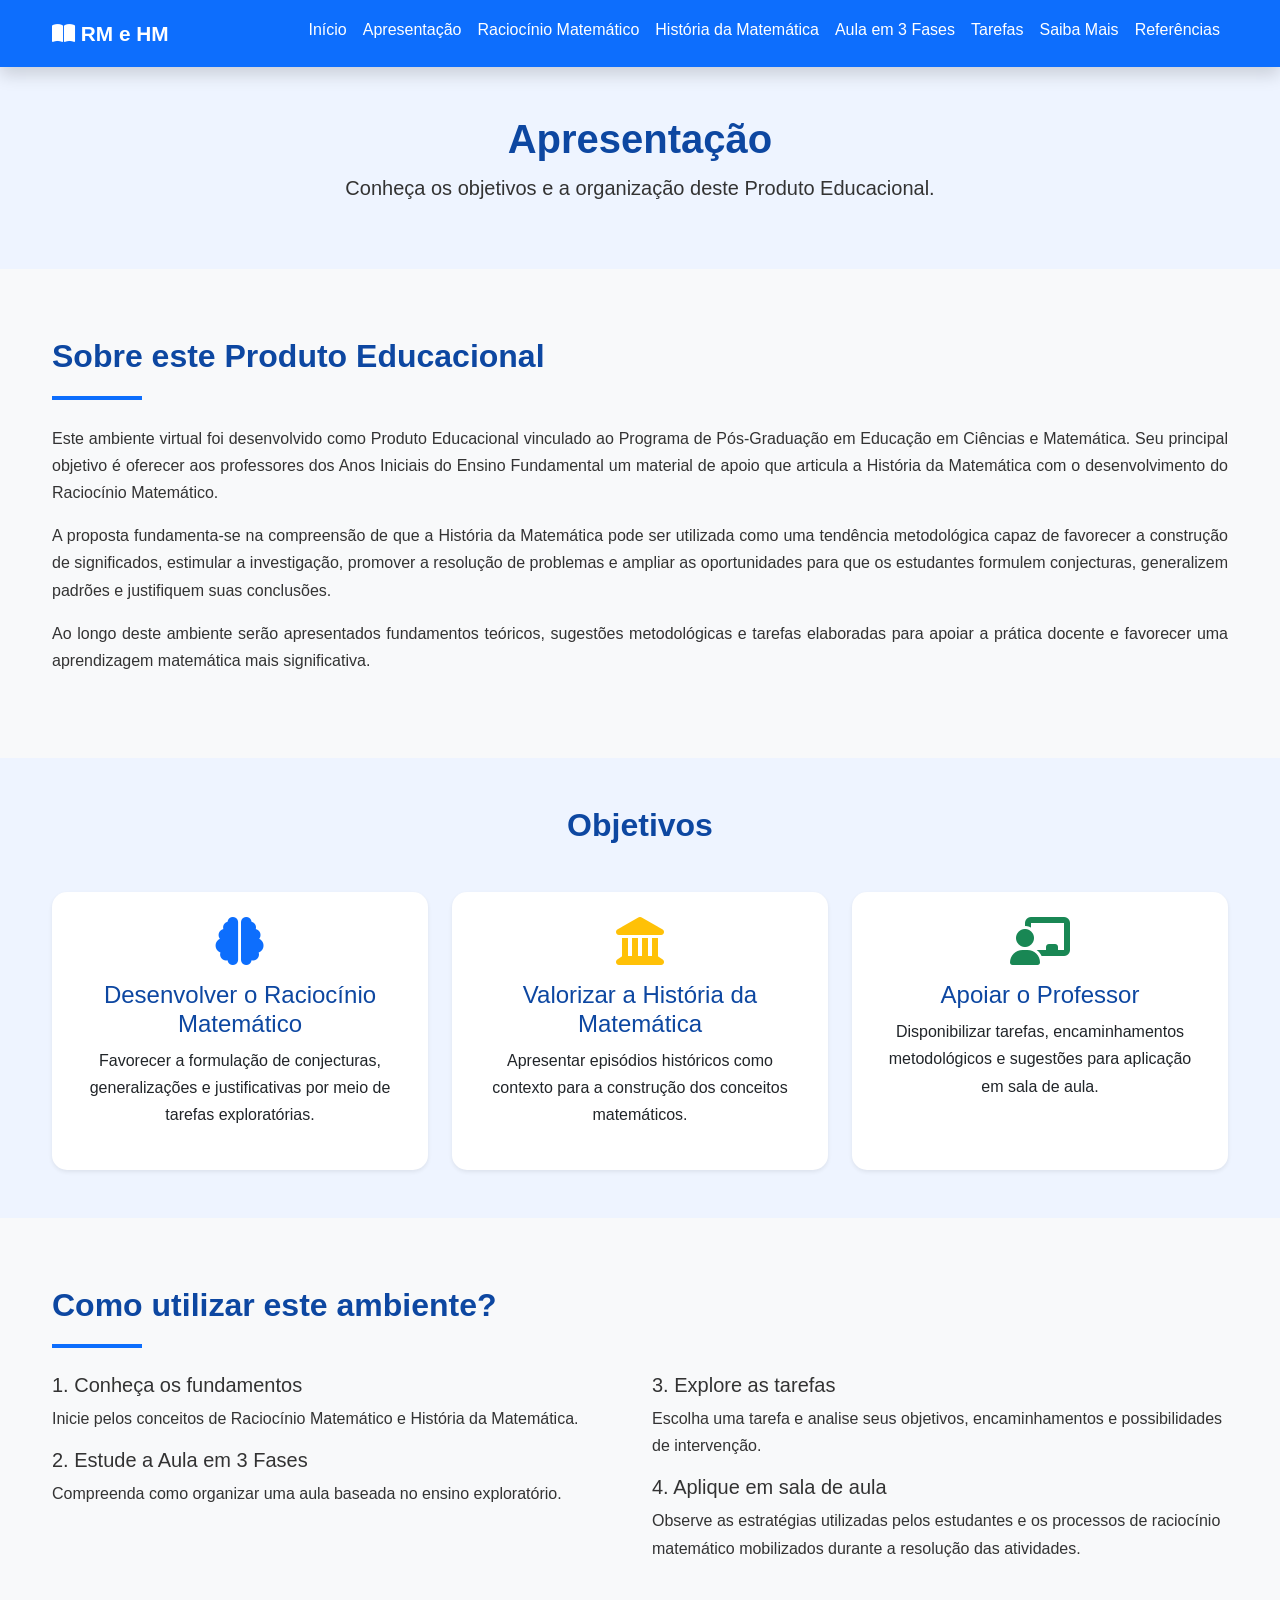
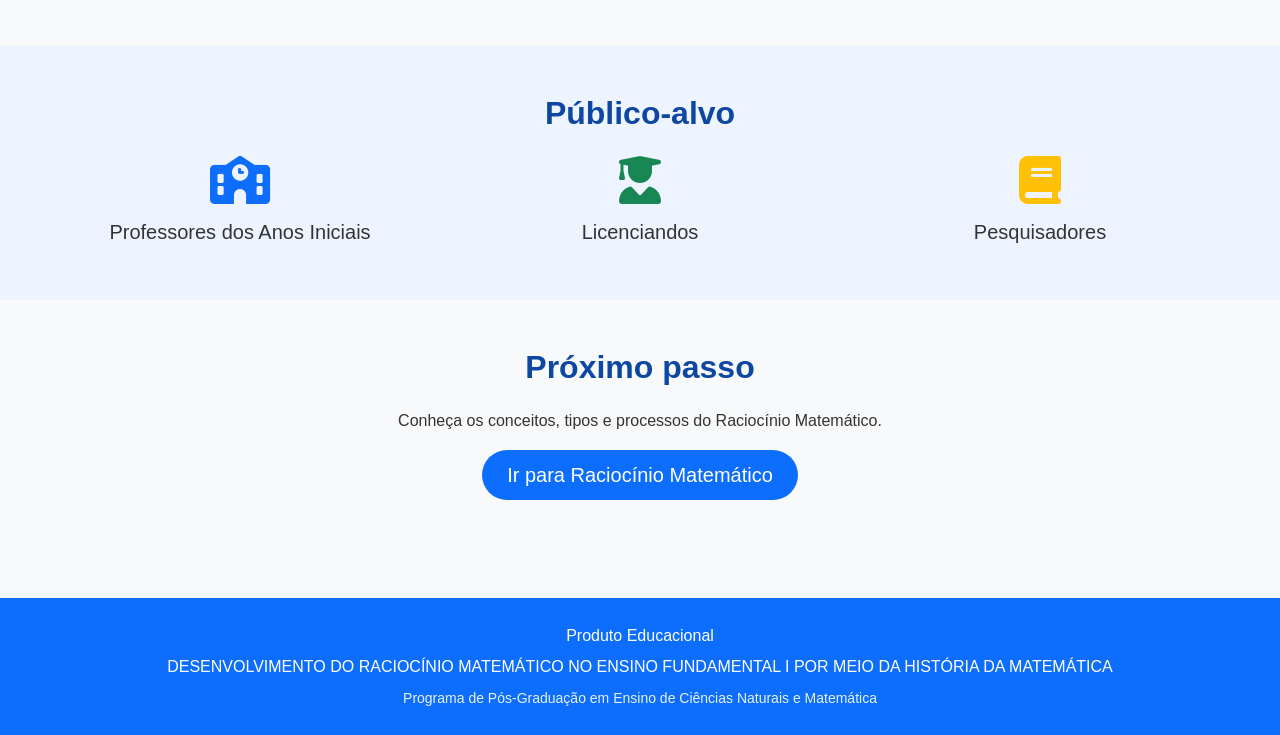
<file: apresentacao.html>
<!DOCTYPE html>
<html lang="pt-BR">

<head>

    <meta charset="UTF-8">

    <meta name="viewport" content="width=device-width, initial-scale=1.0">

    <title>Apresentação</title>

    <!-- Bootstrap -->

    <link href="https://cdn.jsdelivr.net/npm/bootstrap@5.3.3/dist/css/bootstrap.min.css" rel="stylesheet">

    <!-- Font Awesome -->

    <link rel="stylesheet"
        href="https://cdnjs.cloudflare.com/ajax/libs/font-awesome/6.5.2/css/all.min.css">

    <!-- CSS -->

    <link rel="stylesheet" href="style.css">

</head>

<body>

<!-- MENU -->

<nav class="navbar navbar-expand-lg navbar-dark bg-primary shadow">

<div class="container">

<a class="navbar-brand fw-bold" href="index.html">

<i class="fa-solid fa-book-open"></i>

 RM e HM

</a>

<button class="navbar-toggler"

type="button"

data-bs-toggle="collapse"

data-bs-target="#menu">

<span class="navbar-toggler-icon"></span>

</button>

<div class="collapse navbar-collapse"

id="menu">

<ul class="navbar-nav ms-auto">

<li class="nav-item">

<a class="nav-link"

href="index.html">

Início

</a>

</li>

<li class="nav-item">

<a class="nav-link active"

href="apresentacao.html">

Apresentação

</a>

</li>

<li class="nav-item">

<a class="nav-link"

href="raciocinio.html">

Raciocínio Matemático

</a>

</li>

<li class="nav-item">

<a class="nav-link"

href="historia.html">

História da Matemática

</a>

</li>

<li class="nav-item">

<a class="nav-link"

href="aula-tres-fases.html">

Aula em 3 Fases

</a>

</li>

<li class="nav-item">

<a class="nav-link"

href="tarefas.html">

Tarefas

</a>

</li>

<li class="nav-item">

<a class="nav-link"

href="saiba-mais.html">

Saiba Mais

</a>

</li>

<li class="nav-item">

<a class="nav-link"

href="referencias.html">

Referências

</a>

</li>

</ul>

</div>

</div>

</nav>

<!-- CABEÇALHO -->

<header class="bg-light py-5">

<div class="container text-center">

<h1>

Apresentação

</h1>

<p class="lead">

Conheça os objetivos e a organização deste Produto Educacional.

</p>

</div>

</header>

<!-- SOBRE -->

<section class="container my-5">

<h2>

Sobre este Produto Educacional

</h2>

<hr>

<p align="justify">

Este ambiente virtual foi desenvolvido como Produto Educacional vinculado ao Programa de Pós-Graduação em Educação em Ciências e Matemática. Seu principal objetivo é oferecer aos professores dos Anos Iniciais do Ensino Fundamental um material de apoio que articula a História da Matemática com o desenvolvimento do Raciocínio Matemático.

</p>

<p align="justify">

A proposta fundamenta-se na compreensão de que a História da Matemática pode ser utilizada como uma tendência metodológica capaz de favorecer a construção de significados, estimular a investigação, promover a resolução de problemas e ampliar as oportunidades para que os estudantes formulem conjecturas, generalizem padrões e justifiquem suas conclusões.

</p>

<p align="justify">

Ao longo deste ambiente serão apresentados fundamentos teóricos, sugestões metodológicas e tarefas elaboradas para apoiar a prática docente e favorecer uma aprendizagem matemática mais significativa.

</p>

</section>

<!-- OBJETIVOS -->

<section class="bg-light py-5">

<div class="container">

<h2 class="text-center mb-5">

Objetivos

</h2>

<div class="row">

<div class="col-md-4">

<div class="card shadow-sm h-100">

<div class="card-body text-center">

<i class="fa-solid fa-brain fa-3x text-primary mb-3"></i>

<h4>

Desenvolver o Raciocínio Matemático

</h4>

<p>

Favorecer a formulação de conjecturas, generalizações e justificativas por meio de tarefas exploratórias.

</p>

</div>

</div>

</div>

<div class="col-md-4">

<div class="card shadow-sm h-100">

<div class="card-body text-center">

<i class="fa-solid fa-landmark fa-3x text-warning mb-3"></i>

<h4>

Valorizar a História da Matemática

</h4>

<p>

Apresentar episódios históricos como contexto para a construção dos conceitos matemáticos.

</p>

</div>

</div>

</div>

<div class="col-md-4">

<div class="card shadow-sm h-100">

<div class="card-body text-center">

<i class="fa-solid fa-chalkboard-user fa-3x text-success mb-3"></i>

<h4>

Apoiar o Professor

</h4>

<p>

Disponibilizar tarefas, encaminhamentos metodológicos e sugestões para aplicação em sala de aula.

</p>

</div>

</div>

</div>

</div>

</div>

</section>

<!-- COMO UTILIZAR -->

<section class="container my-5">

<h2>

Como utilizar este ambiente?

</h2>

<hr>

<div class="row">

<div class="col-md-6">

<h5>

1. Conheça os fundamentos

</h5>

<p>

Inicie pelos conceitos de Raciocínio Matemático e História da Matemática.

</p>

<h5>

2. Estude a Aula em 3 Fases

</h5>

<p>

Compreenda como organizar uma aula baseada no ensino exploratório.

</p>

</div>

<div class="col-md-6">

<h5>

3. Explore as tarefas

</h5>

<p>

Escolha uma tarefa e analise seus objetivos, encaminhamentos e possibilidades de intervenção.

</p>

<h5>

4. Aplique em sala de aula

</h5>

<p>

Observe as estratégias utilizadas pelos estudantes e os processos de raciocínio matemático mobilizados durante a resolução das atividades.

</p>

</div>

</div>

</section>

<!-- PÚBLICO -->

<section class="bg-light py-5">

<div class="container">

<h2 class="text-center mb-4">

Público-alvo

</h2>

<div class="row text-center">

<div class="col-md-4">

<i class="fa-solid fa-school fa-3x text-primary mb-3"></i>

<h5>

Professores dos Anos Iniciais

</h5>

</div>

<div class="col-md-4">

<i class="fa-solid fa-user-graduate fa-3x text-success mb-3"></i>

<h5>

Licenciandos

</h5>

</div>

<div class="col-md-4">

<i class="fa-solid fa-book fa-3x text-warning mb-3"></i>

<h5>

Pesquisadores

</h5>

</div>

</div>

</div>

</section>

<!-- BOTÃO -->

<section class="container text-center py-5">

<h2>

Próximo passo

</h2>

<p>

Conheça os conceitos, tipos e processos do Raciocínio Matemático.

</p>

<a href="raciocinio.html"

class="btn btn-primary btn-lg">

Ir para Raciocínio Matemático

</a>

</section>

<!-- RODAPÉ -->

<footer class="bg-primary text-white text-center py-4">

<p class="mb-1">

Produto Educacional

</p>

<p class="mb-1">

DESENVOLVIMENTO DO RACIOCÍNIO MATEMÁTICO NO ENSINO FUNDAMENTAL I POR MEIO DA HISTÓRIA DA MATEMÁTICA
    
</p>

<small>

Programa de Pós-Graduação em Ensino de Ciências Naturais e Matemática

</small>

</footer>

<!-- Bootstrap -->

<script src="https://cdn.jsdelivr.net/npm/bootstrap@5.3.3/dist/js/bootstrap.bundle.min.js"></script>

</body>

</html>
</file>
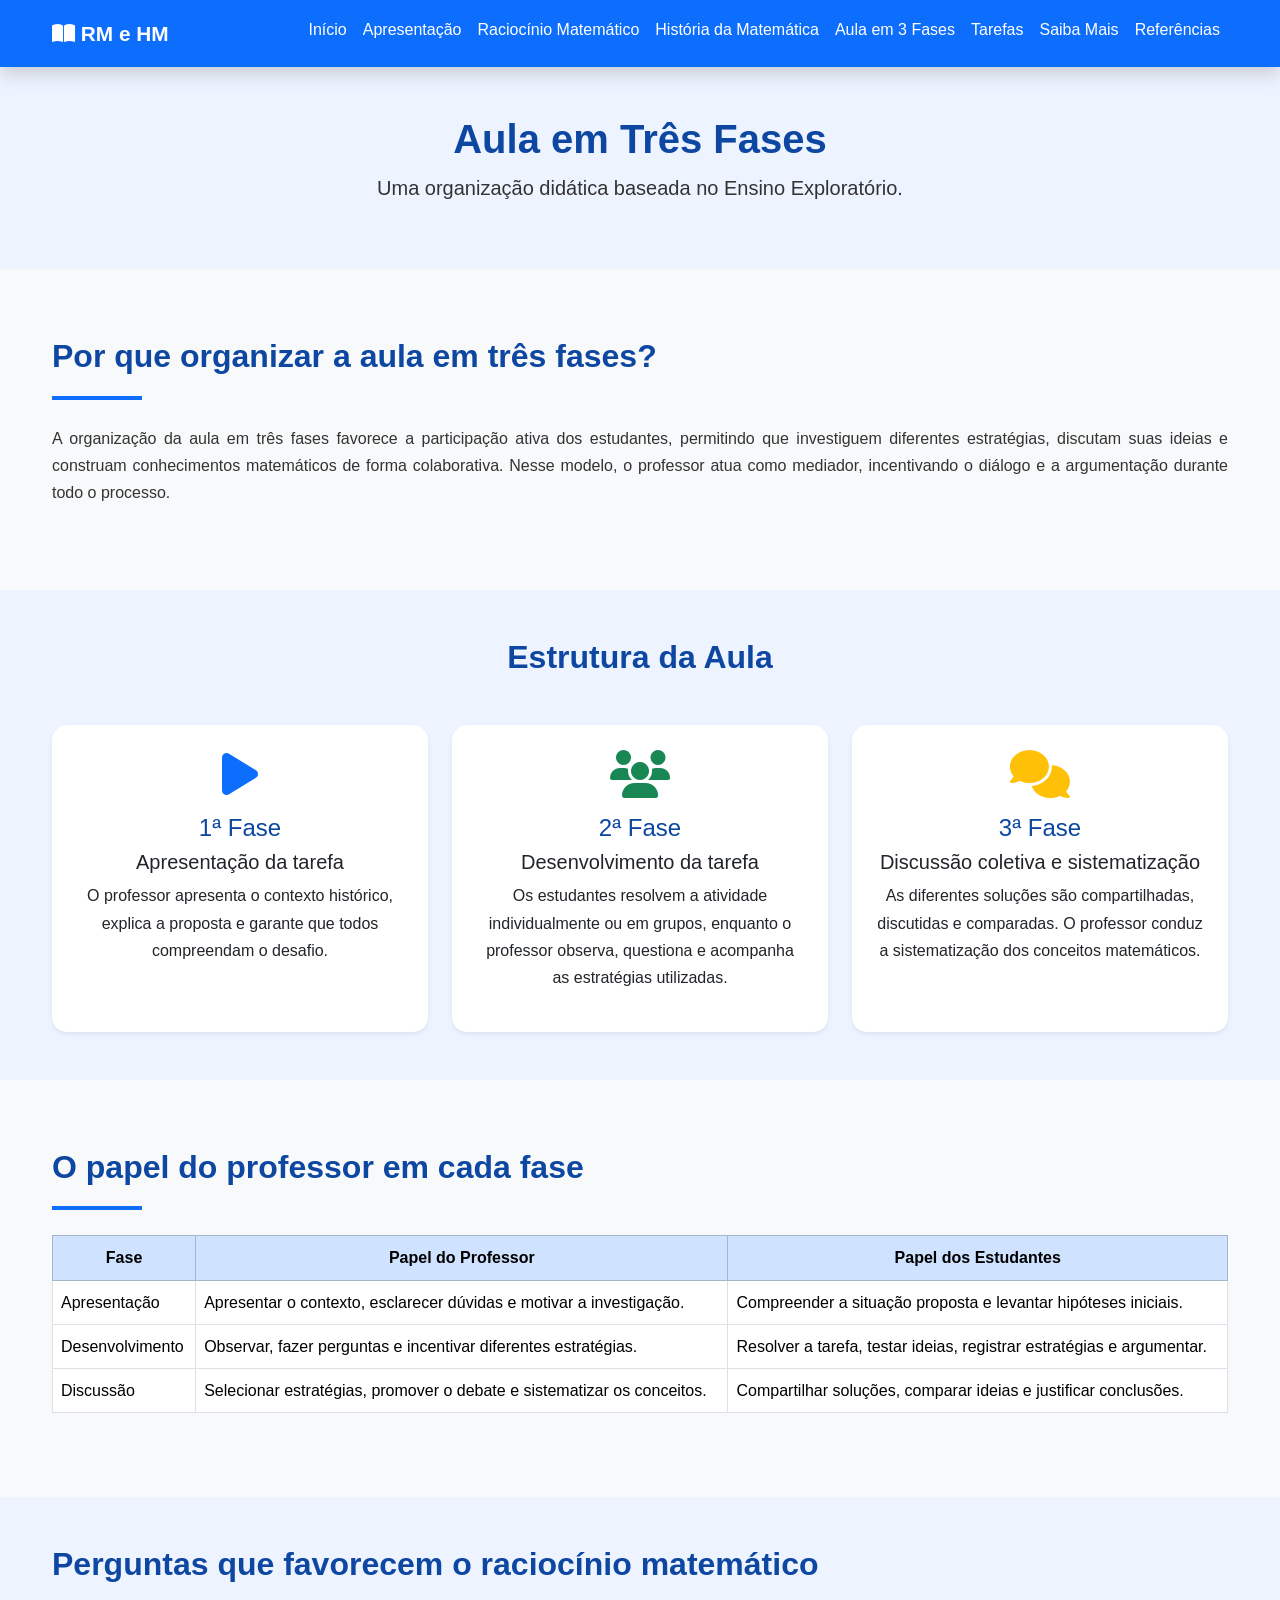
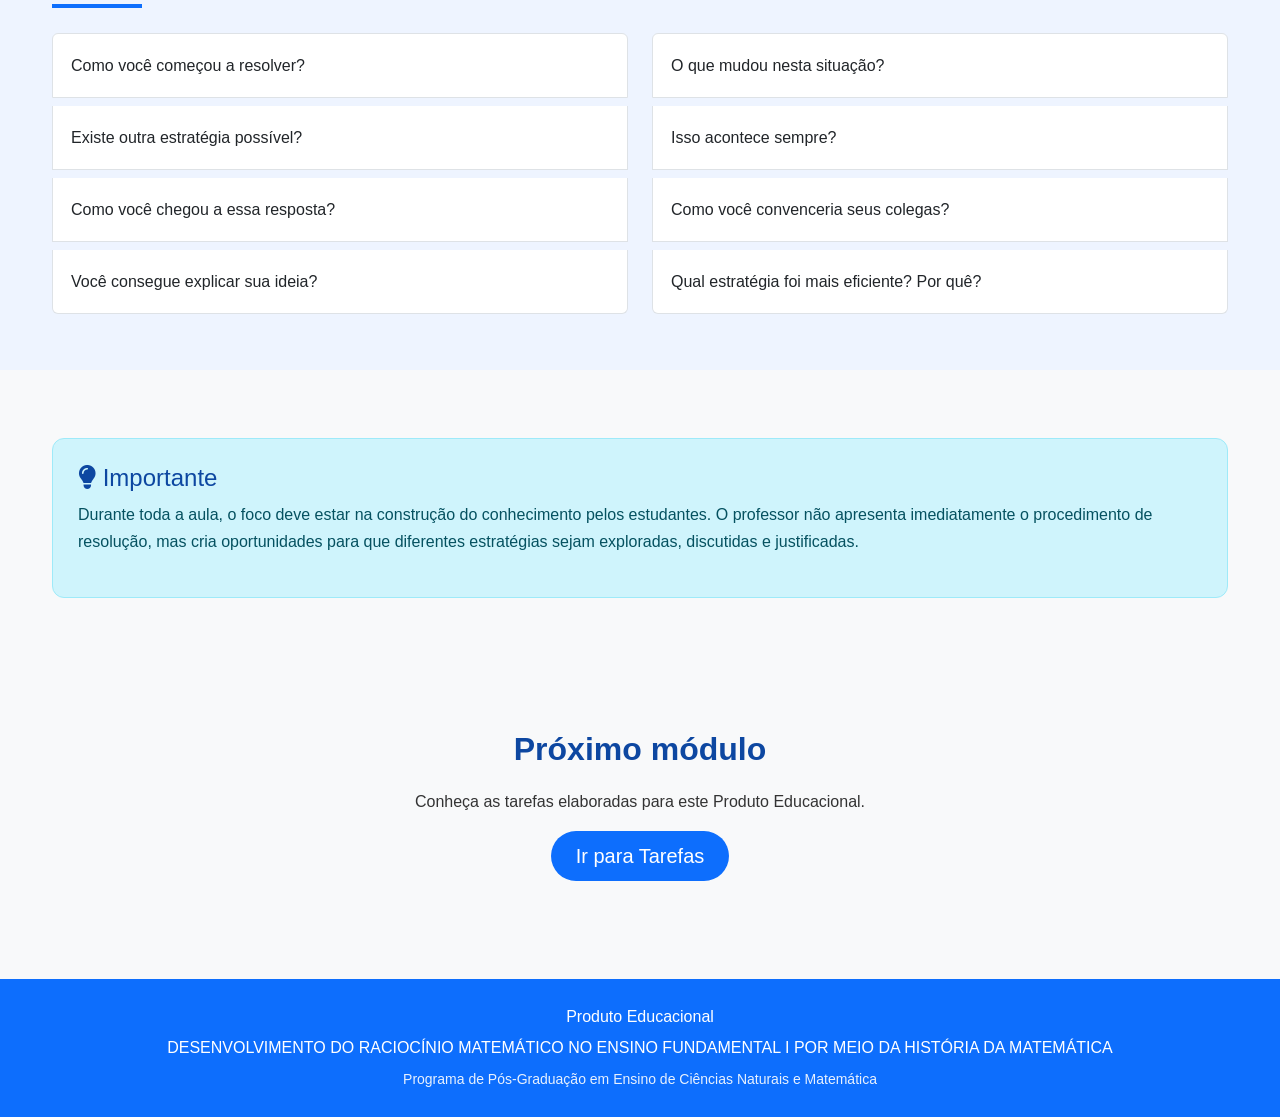
<file: aula-tres-fases.html>
<!DOCTYPE html>
<html lang="pt-BR">

<head>

    <meta charset="UTF-8">
    <meta name="viewport" content="width=device-width, initial-scale=1.0">

    <title>Aula em Três Fases</title>

    <!-- Bootstrap -->

    <link href="https://cdn.jsdelivr.net/npm/bootstrap@5.3.3/dist/css/bootstrap.min.css" rel="stylesheet">

    <!-- Font Awesome -->

    <link rel="stylesheet"
        href="https://cdnjs.cloudflare.com/ajax/libs/font-awesome/6.5.2/css/all.min.css">

    <!-- CSS -->

    <link rel="stylesheet" href="style.css">

</head>

<body>

<!-- MENU -->

<nav class="navbar navbar-expand-lg navbar-dark bg-primary shadow">

<div class="container">

<a class="navbar-brand fw-bold" href="index.html">

<i class="fa-solid fa-book-open"></i>

 RM e HM

</a>

<button class="navbar-toggler"

type="button"

data-bs-toggle="collapse"

data-bs-target="#menu">

<span class="navbar-toggler-icon"></span>

</button>

<div class="collapse navbar-collapse" id="menu">

<ul class="navbar-nav ms-auto">

<li class="nav-item"><a class="nav-link" href="index.html">Início</a></li>

<li class="nav-item"><a class="nav-link" href="apresentacao.html">Apresentação</a></li>

<li class="nav-item"><a class="nav-link" href="raciocinio.html">Raciocínio Matemático</a></li>

<li class="nav-item"><a class="nav-link" href="historia.html">História da Matemática</a></li>

<li class="nav-item"><a class="nav-link active" href="aula-tres-fases.html">Aula em 3 Fases</a></li>

<li class="nav-item"><a class="nav-link" href="tarefas.html">Tarefas</a></li>

<li class="nav-item"><a class="nav-link" href="saiba-mais.html">Saiba Mais</a></li>

<li class="nav-item"><a class="nav-link" href="referencias.html">Referências</a></li>

</ul>

</div>

</div>

</nav>

<!-- CABEÇALHO -->

<header class="bg-light py-5">

<div class="container text-center">

<h1>

Aula em Três Fases

</h1>

<p class="lead">

Uma organização didática baseada no Ensino Exploratório.

</p>

</div>

</header>

<!-- INTRODUÇÃO -->

<section class="container my-5">

<h2>

Por que organizar a aula em três fases?

</h2>

<hr>

<p align="justify">

A organização da aula em três fases favorece a participação ativa dos estudantes, permitindo que investiguem diferentes estratégias, discutam suas ideias e construam conhecimentos matemáticos de forma colaborativa. Nesse modelo, o professor atua como mediador, incentivando o diálogo e a argumentação durante todo o processo.

</p>

</section>

<!-- FLUXO -->

<section class="bg-light py-5">

<div class="container">

<h2 class="text-center mb-5">

Estrutura da Aula

</h2>

<div class="row text-center">

<div class="col-md-4">

<div class="card shadow-sm h-100">

<div class="card-body">

<i class="fa-solid fa-play fa-3x text-primary mb-3"></i>

<h4>

1ª Fase

</h4>

<h5>

Apresentação da tarefa

</h5>

<p>

O professor apresenta o contexto histórico, explica a proposta e garante que todos compreendam o desafio.

</p>

</div>

</div>

</div>

<div class="col-md-4">

<div class="card shadow-sm h-100">

<div class="card-body">

<i class="fa-solid fa-users fa-3x text-success mb-3"></i>

<h4>

2ª Fase

</h4>

<h5>

Desenvolvimento da tarefa

</h5>

<p>

Os estudantes resolvem a atividade individualmente ou em grupos, enquanto o professor observa, questiona e acompanha as estratégias utilizadas.

</p>

</div>

</div>

</div>

<div class="col-md-4">

<div class="card shadow-sm h-100">

<div class="card-body">

<i class="fa-solid fa-comments fa-3x text-warning mb-3"></i>

<h4>

3ª Fase

</h4>

<h5>

Discussão coletiva e sistematização

</h5>

<p>

As diferentes soluções são compartilhadas, discutidas e comparadas. O professor conduz a sistematização dos conceitos matemáticos.

</p>

</div>

</div>

</div>

</div>

</div>

</section>

<!-- PAPEL DO PROFESSOR -->

<section class="container my-5">

<h2>

O papel do professor em cada fase

</h2>

<hr>

<div class="table-responsive">

<table class="table table-bordered">

<thead class="table-primary">

<tr>

<th>Fase</th>

<th>Papel do Professor</th>

<th>Papel dos Estudantes</th>

</tr>

</thead>

<tbody>

<tr>

<td>Apresentação</td>

<td>Apresentar o contexto, esclarecer dúvidas e motivar a investigação.</td>

<td>Compreender a situação proposta e levantar hipóteses iniciais.</td>

</tr>

<tr>

<td>Desenvolvimento</td>

<td>Observar, fazer perguntas e incentivar diferentes estratégias.</td>

<td>Resolver a tarefa, testar ideias, registrar estratégias e argumentar.</td>

</tr>

<tr>

<td>Discussão</td>

<td>Selecionar estratégias, promover o debate e sistematizar os conceitos.</td>

<td>Compartilhar soluções, comparar ideias e justificar conclusões.</td>

</tr>

</tbody>

</table>

</div>

</section>

<!-- INTERVENÇÕES -->

<section class="bg-light py-5">

<div class="container">

<h2>

Perguntas que favorecem o raciocínio matemático

</h2>

<hr>

<div class="row">

<div class="col-md-6">

<ul class="list-group">

<li class="list-group-item">Como você começou a resolver?</li>

<li class="list-group-item">Existe outra estratégia possível?</li>

<li class="list-group-item">Como você chegou a essa resposta?</li>

<li class="list-group-item">Você consegue explicar sua ideia?</li>

</ul>

</div>

<div class="col-md-6">

<ul class="list-group">

<li class="list-group-item">O que mudou nesta situação?</li>

<li class="list-group-item">Isso acontece sempre?</li>

<li class="list-group-item">Como você convenceria seus colegas?</li>

<li class="list-group-item">Qual estratégia foi mais eficiente? Por quê?</li>

</ul>

</div>

</div>

</div>

</section>

<!-- DESTAQUE -->

<section class="container my-5">

<div class="alert alert-info">

<h4>

<i class="fa-solid fa-lightbulb"></i>

Importante

</h4>

<p>

Durante toda a aula, o foco deve estar na construção do conhecimento pelos estudantes. O professor não apresenta imediatamente o procedimento de resolução, mas cria oportunidades para que diferentes estratégias sejam exploradas, discutidas e justificadas.

</p>

</div>

</section>

<!-- BOTÃO -->

<section class="container text-center py-5">

<h2>

Próximo módulo

</h2>

<p>

Conheça as tarefas elaboradas para este Produto Educacional.

</p>

<a href="tarefas.html"

class="btn btn-primary btn-lg">

Ir para Tarefas

</a>

</section>

<!-- RODAPÉ -->

<footer class="bg-primary text-white text-center py-4">

<p class="mb-1">

Produto Educacional

</p>

<p class="mb-1">

DESENVOLVIMENTO DO RACIOCÍNIO MATEMÁTICO NO ENSINO FUNDAMENTAL I POR MEIO DA HISTÓRIA DA MATEMÁTICA
    
</p>

<small>

Programa de Pós-Graduação em Ensino de Ciências Naturais e Matemática

</small>

</footer>

<script src="https://cdn.jsdelivr.net/npm/bootstrap@5.3.3/dist/js/bootstrap.bundle.min.js"></script>

</body>

</html>
</file>
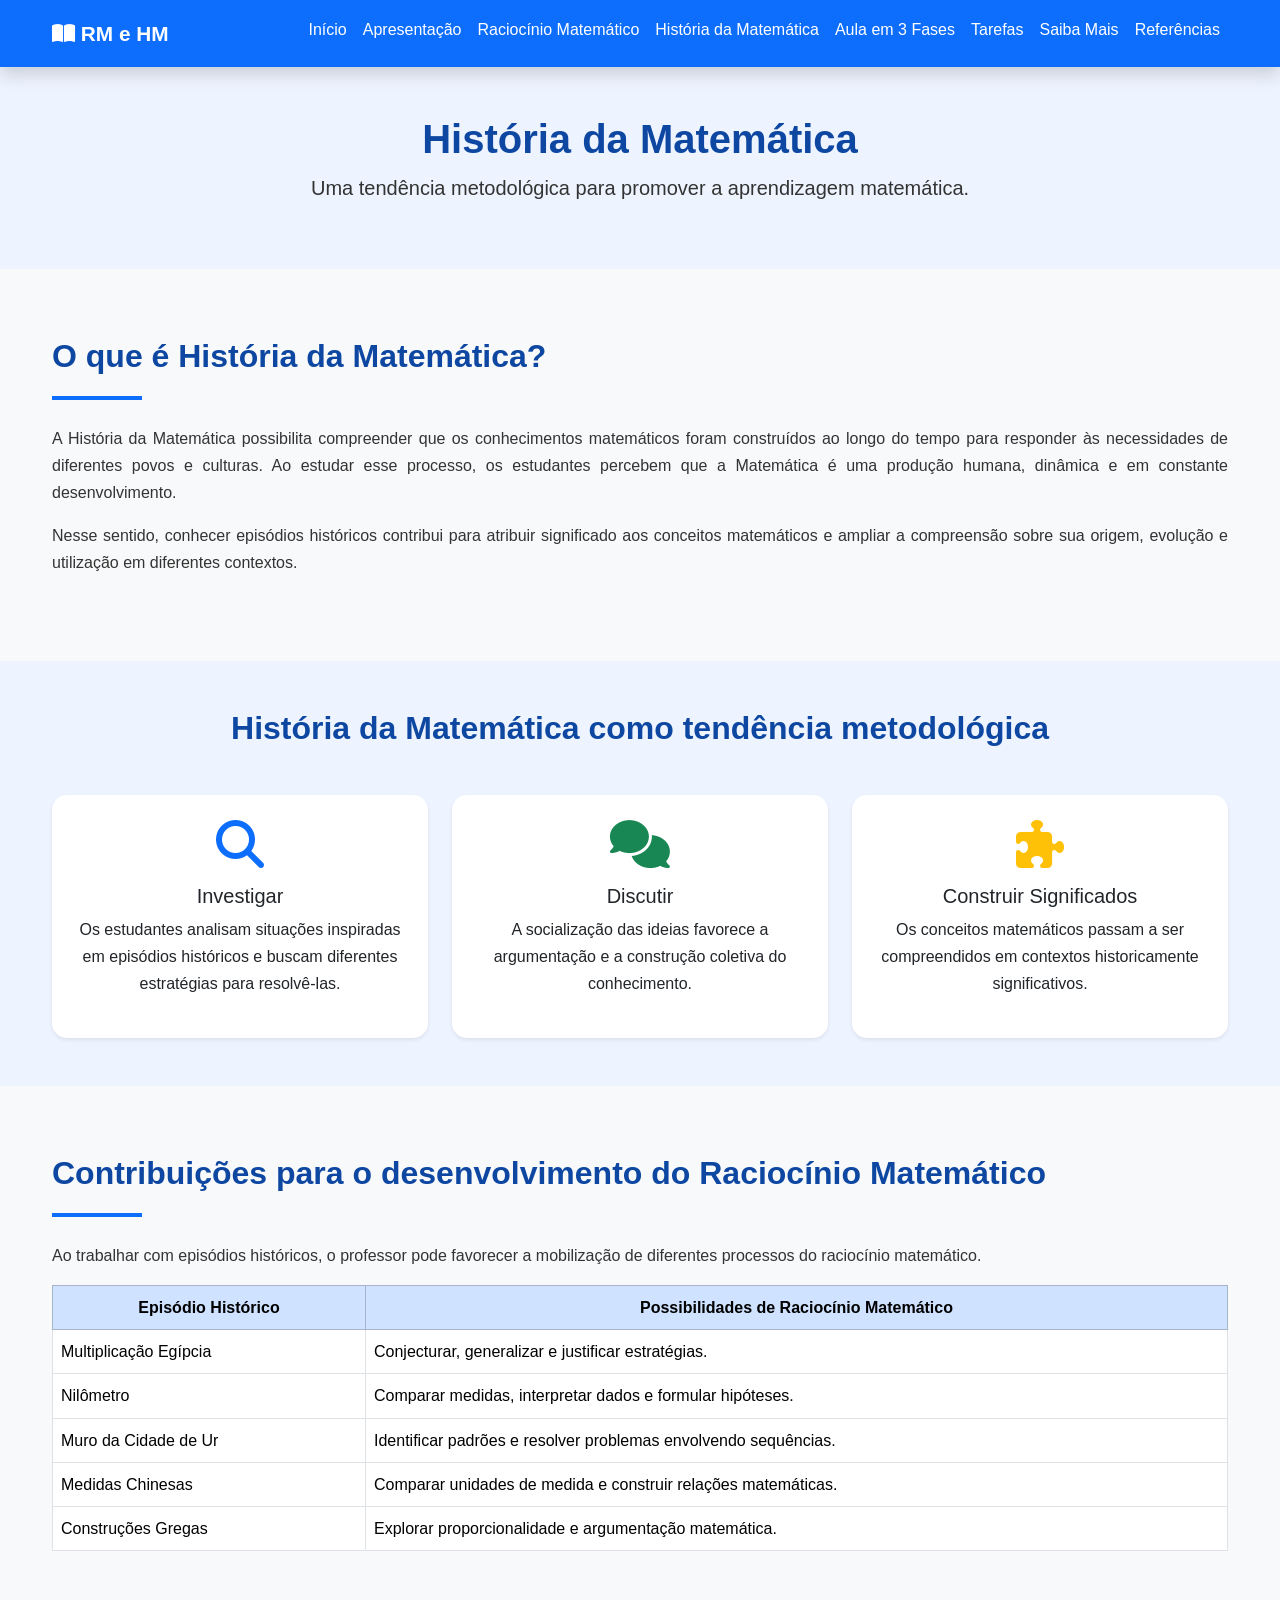
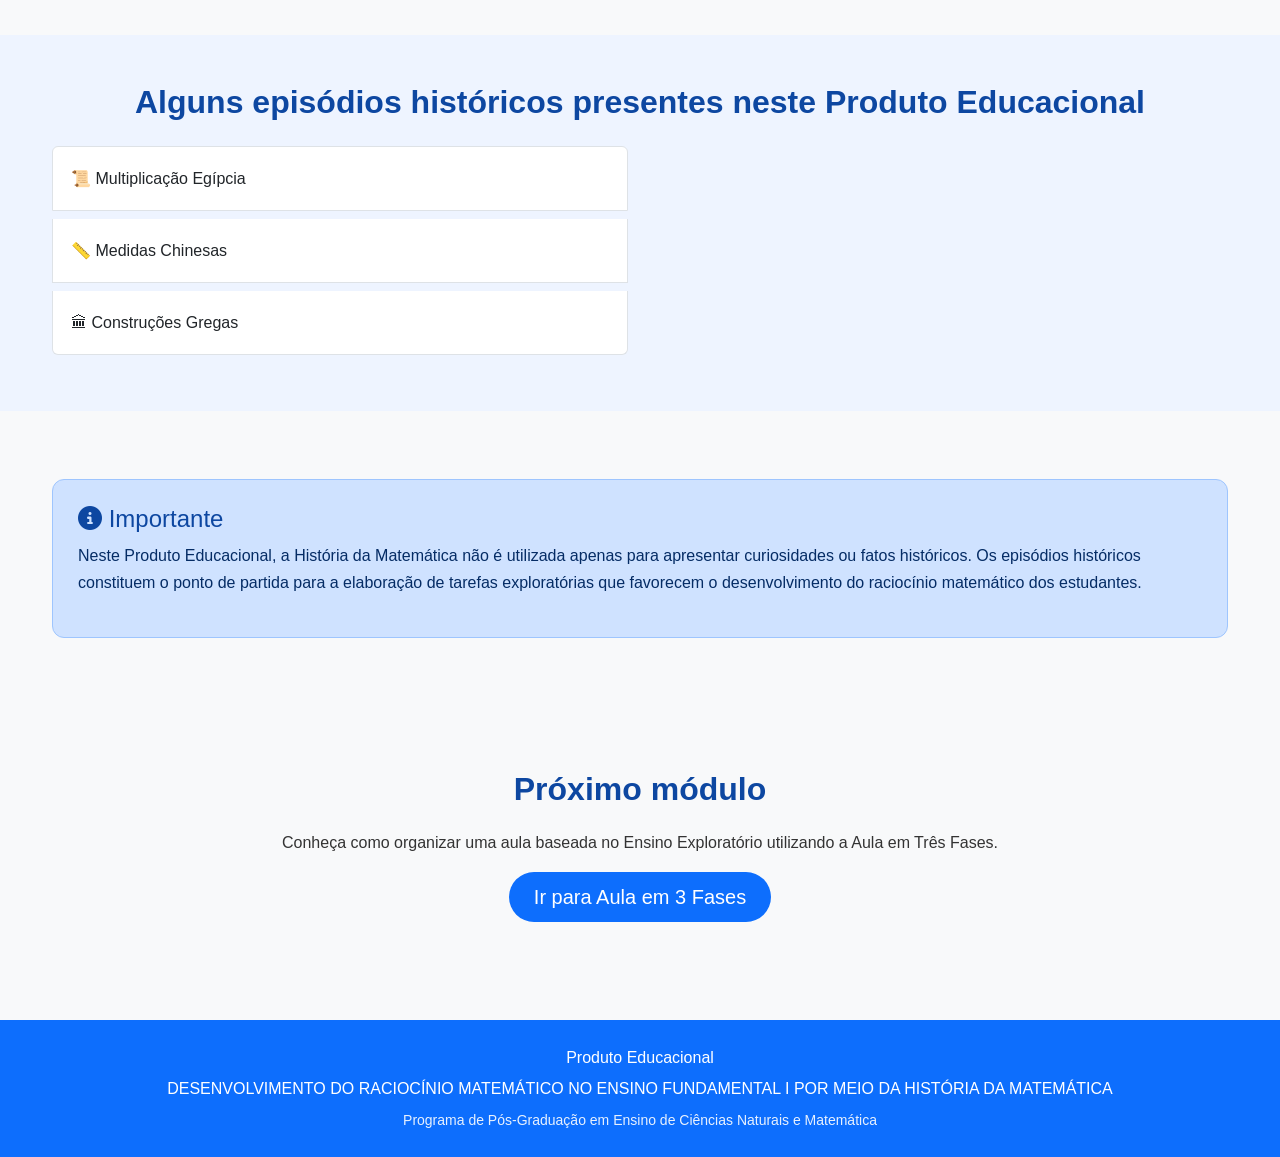
<file: historia.html>
<!DOCTYPE html>
<html lang="pt-BR">

<head>

    <meta charset="UTF-8">
    <meta name="viewport" content="width=device-width, initial-scale=1.0">

    <title>História da Matemática</title>

    <!-- Bootstrap -->

    <link href="https://cdn.jsdelivr.net/npm/bootstrap@5.3.3/dist/css/bootstrap.min.css" rel="stylesheet">

    <!-- Font Awesome -->

    <link rel="stylesheet"
        href="https://cdnjs.cloudflare.com/ajax/libs/font-awesome/6.5.2/css/all.min.css">

    <link rel="stylesheet" href="style.css">

</head>

<body>

<!-- MENU -->

<nav class="navbar navbar-expand-lg navbar-dark bg-primary shadow">

<div class="container">

<a class="navbar-brand fw-bold" href="index.html">

<i class="fa-solid fa-book-open"></i>

 RM e HM

</a>

<button class="navbar-toggler"

type="button"

data-bs-toggle="collapse"

data-bs-target="#menu">

<span class="navbar-toggler-icon"></span>

</button>

<div class="collapse navbar-collapse"

id="menu">

<ul class="navbar-nav ms-auto">

<li class="nav-item"><a class="nav-link" href="index.html">Início</a></li>

<li class="nav-item"><a class="nav-link" href="apresentacao.html">Apresentação</a></li>

<li class="nav-item"><a class="nav-link" href="raciocinio.html">Raciocínio Matemático</a></li>

<li class="nav-item"><a class="nav-link active" href="historia.html">História da Matemática</a></li>

<li class="nav-item"><a class="nav-link" href="aula-tres-fases.html">Aula em 3 Fases</a></li>

<li class="nav-item"><a class="nav-link" href="tarefas.html">Tarefas</a></li>

<li class="nav-item"><a class="nav-link" href="saiba-mais.html">Saiba Mais</a></li>

<li class="nav-item"><a class="nav-link" href="referencias.html">Referências</a></li>

</ul>

</div>

</div>

</nav>

<!-- CABEÇALHO -->

<header class="bg-light py-5">

<div class="container text-center">

<h1>

História da Matemática

</h1>

<p class="lead">

Uma tendência metodológica para promover a aprendizagem matemática.

</p>

</div>

</header>

<!-- O QUE É -->

<section class="container my-5">

<h2>

O que é História da Matemática?

</h2>

<hr>

<p align="justify">

A História da Matemática possibilita compreender que os conhecimentos matemáticos foram construídos ao longo do tempo para responder às necessidades de diferentes povos e culturas. Ao estudar esse processo, os estudantes percebem que a Matemática é uma produção humana, dinâmica e em constante desenvolvimento.

</p>

<p align="justify">

Nesse sentido, conhecer episódios históricos contribui para atribuir significado aos conceitos matemáticos e ampliar a compreensão sobre sua origem, evolução e utilização em diferentes contextos.

</p>

</section>

<!-- TENDÊNCIA METODOLÓGICA -->

<section class="bg-light py-5">

<div class="container">

<h2 class="text-center mb-5">

História da Matemática como tendência metodológica

</h2>

<div class="row">

<div class="col-md-4">

<div class="card shadow-sm h-100">

<div class="card-body text-center">

<i class="fa-solid fa-magnifying-glass fa-3x text-primary mb-3"></i>

<h5>

Investigar

</h5>

<p>

Os estudantes analisam situações inspiradas em episódios históricos e buscam diferentes estratégias para resolvê-las.

</p>

</div>

</div>

</div>

<div class="col-md-4">

<div class="card shadow-sm h-100">

<div class="card-body text-center">

<i class="fa-solid fa-comments fa-3x text-success mb-3"></i>

<h5>

Discutir

</h5>

<p>

A socialização das ideias favorece a argumentação e a construção coletiva do conhecimento.

</p>

</div>

</div>

</div>

<div class="col-md-4">

<div class="card shadow-sm h-100">

<div class="card-body text-center">

<i class="fa-solid fa-puzzle-piece fa-3x text-warning mb-3"></i>

<h5>

Construir Significados

</h5>

<p>

Os conceitos matemáticos passam a ser compreendidos em contextos historicamente significativos.

</p>

</div>

</div>

</div>

</div>

</div>

</section>

<!-- CONTRIBUIÇÕES -->

<section class="container my-5">

<h2>

Contribuições para o desenvolvimento do Raciocínio Matemático

</h2>

<hr>

<p>

Ao trabalhar com episódios históricos, o professor pode favorecer a mobilização de diferentes processos do raciocínio matemático.

</p>

<div class="table-responsive">

<table class="table table-bordered">

<thead class="table-primary">

<tr>

<th>Episódio Histórico</th>

<th>Possibilidades de Raciocínio Matemático</th>

</tr>

</thead>

<tbody>

<tr>

<td>Multiplicação Egípcia</td>

<td>Conjecturar, generalizar e justificar estratégias.</td>

</tr>

<tr>

<td>Nilômetro</td>

<td>Comparar medidas, interpretar dados e formular hipóteses.</td>

</tr>

<tr>

<td>Muro da Cidade de Ur</td>

<td>Identificar padrões e resolver problemas envolvendo sequências.</td>

</tr>

<tr>

<td>Medidas Chinesas</td>

<td>Comparar unidades de medida e construir relações matemáticas.</td>

</tr>

<tr>

<td>Construções Gregas</td>

<td>Explorar proporcionalidade e argumentação matemática.</td>

</tr>

</tbody>

</table>

</div>

</section>

<!-- EXEMPLOS -->

<section class="bg-light py-5">

<div class="container">

<h2 class="text-center mb-4">

Alguns episódios históricos presentes neste Produto Educacional

</h2>

<div class="row">

<div class="col-md-6">

<ul class="list-group">

<li class="list-group-item">

📜 Multiplicação Egípcia

</li>

<li class="list-group-item">

📏 Medidas Chinesas

</li>

<li class="list-group-item">

🏛 Construções Gregas

</li>

</ul>

</div>

</div>

</div>

</section>

<!-- DESTAQUE -->

<section class="container my-5">

<div class="alert alert-primary">

<h4>

<i class="fa-solid fa-circle-info"></i>

Importante

</h4>

<p>

Neste Produto Educacional, a História da Matemática não é utilizada apenas para apresentar curiosidades ou fatos históricos. Os episódios históricos constituem o ponto de partida para a elaboração de tarefas exploratórias que favorecem o desenvolvimento do raciocínio matemático dos estudantes.

</p>

</div>

</section>

<!-- BOTÃO -->

<section class="container text-center py-5">

<h2>

Próximo módulo

</h2>

<p>

Conheça como organizar uma aula baseada no Ensino Exploratório utilizando a Aula em Três Fases.

</p>

<a href="aula-tres-fases.html"

class="btn btn-primary btn-lg">

Ir para Aula em 3 Fases

</a>

</section>

<!-- RODAPÉ -->

<footer class="bg-primary text-white text-center py-4">

<p class="mb-1">

Produto Educacional

</p>

<p class="mb-1">

DESENVOLVIMENTO DO RACIOCÍNIO MATEMÁTICO NO ENSINO FUNDAMENTAL I POR MEIO DA HISTÓRIA DA MATEMÁTICA
    
</p>

<small>

Programa de Pós-Graduação em Ensino de Ciências Naturais e Matemática

</small>

</footer>

<script src="https://cdn.jsdelivr.net/npm/bootstrap@5.3.3/dist/js/bootstrap.bundle.min.js"></script>

</body>

</html>
</file>
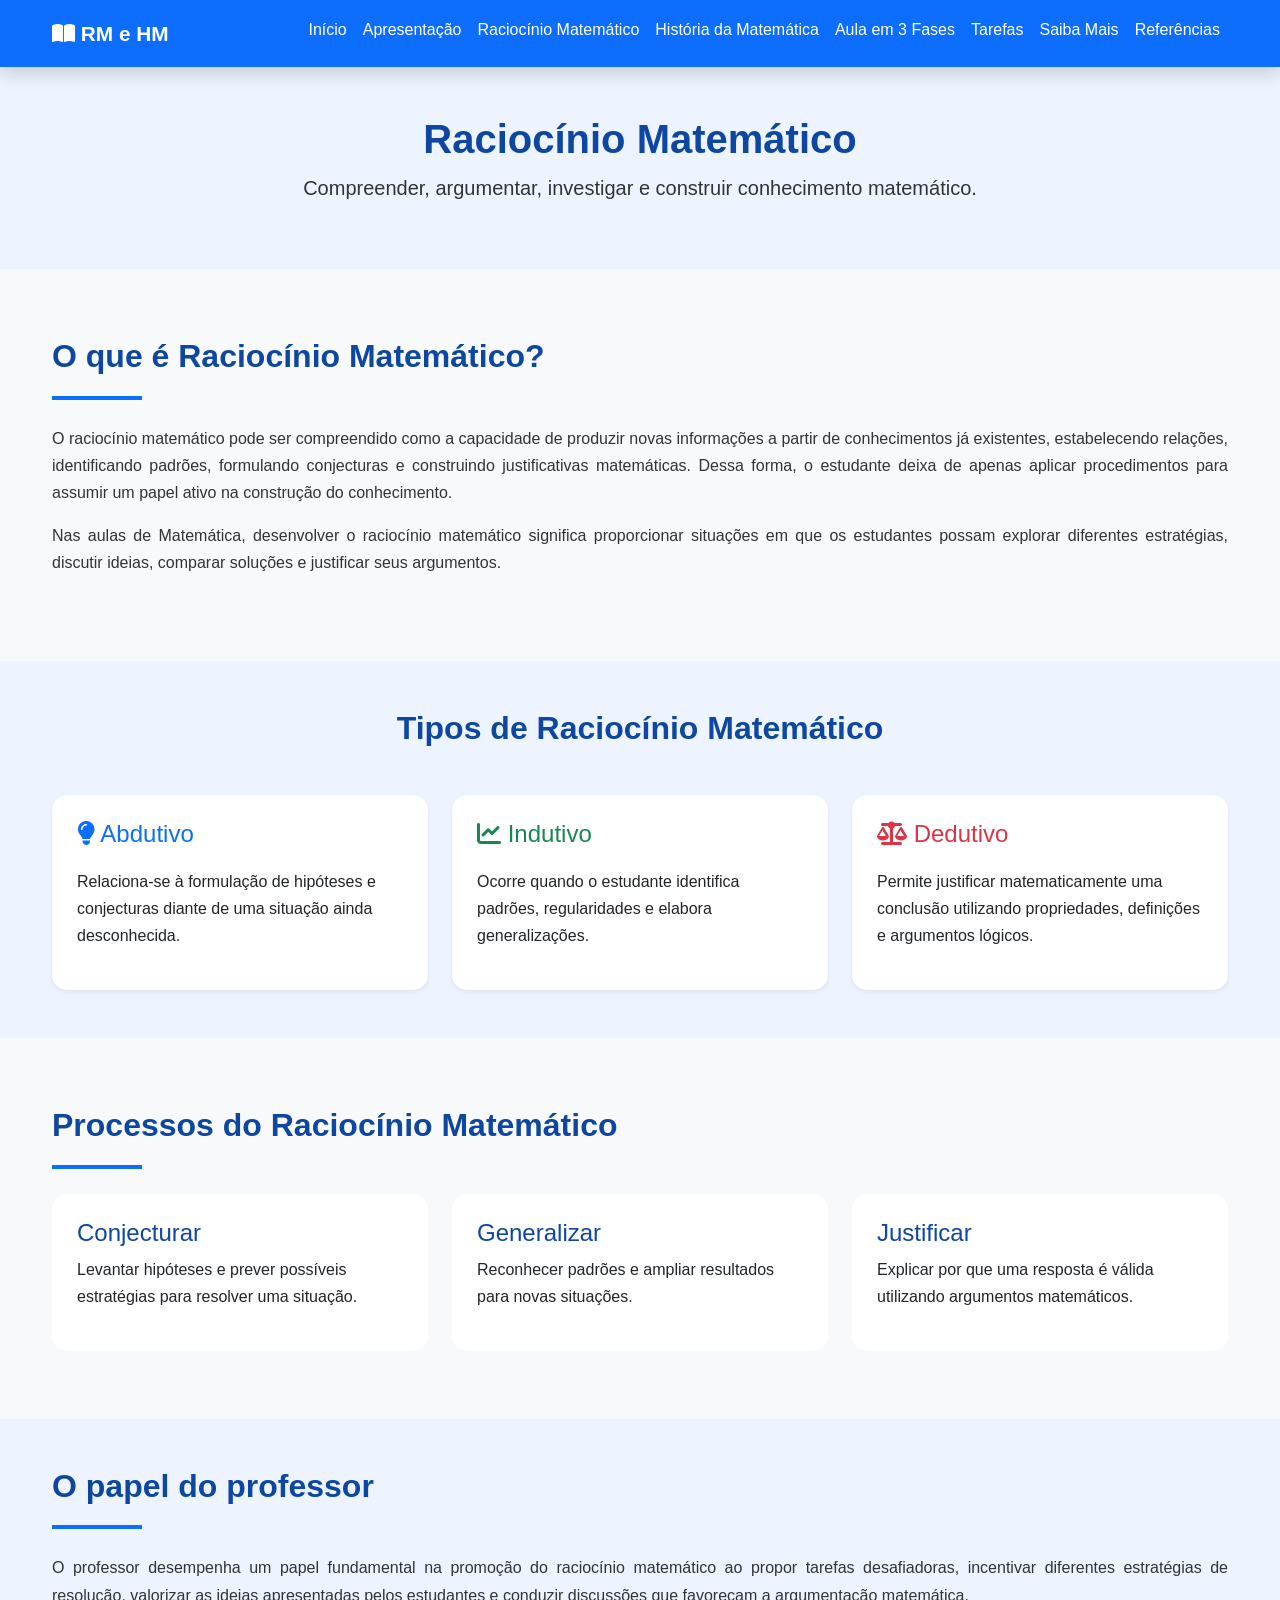
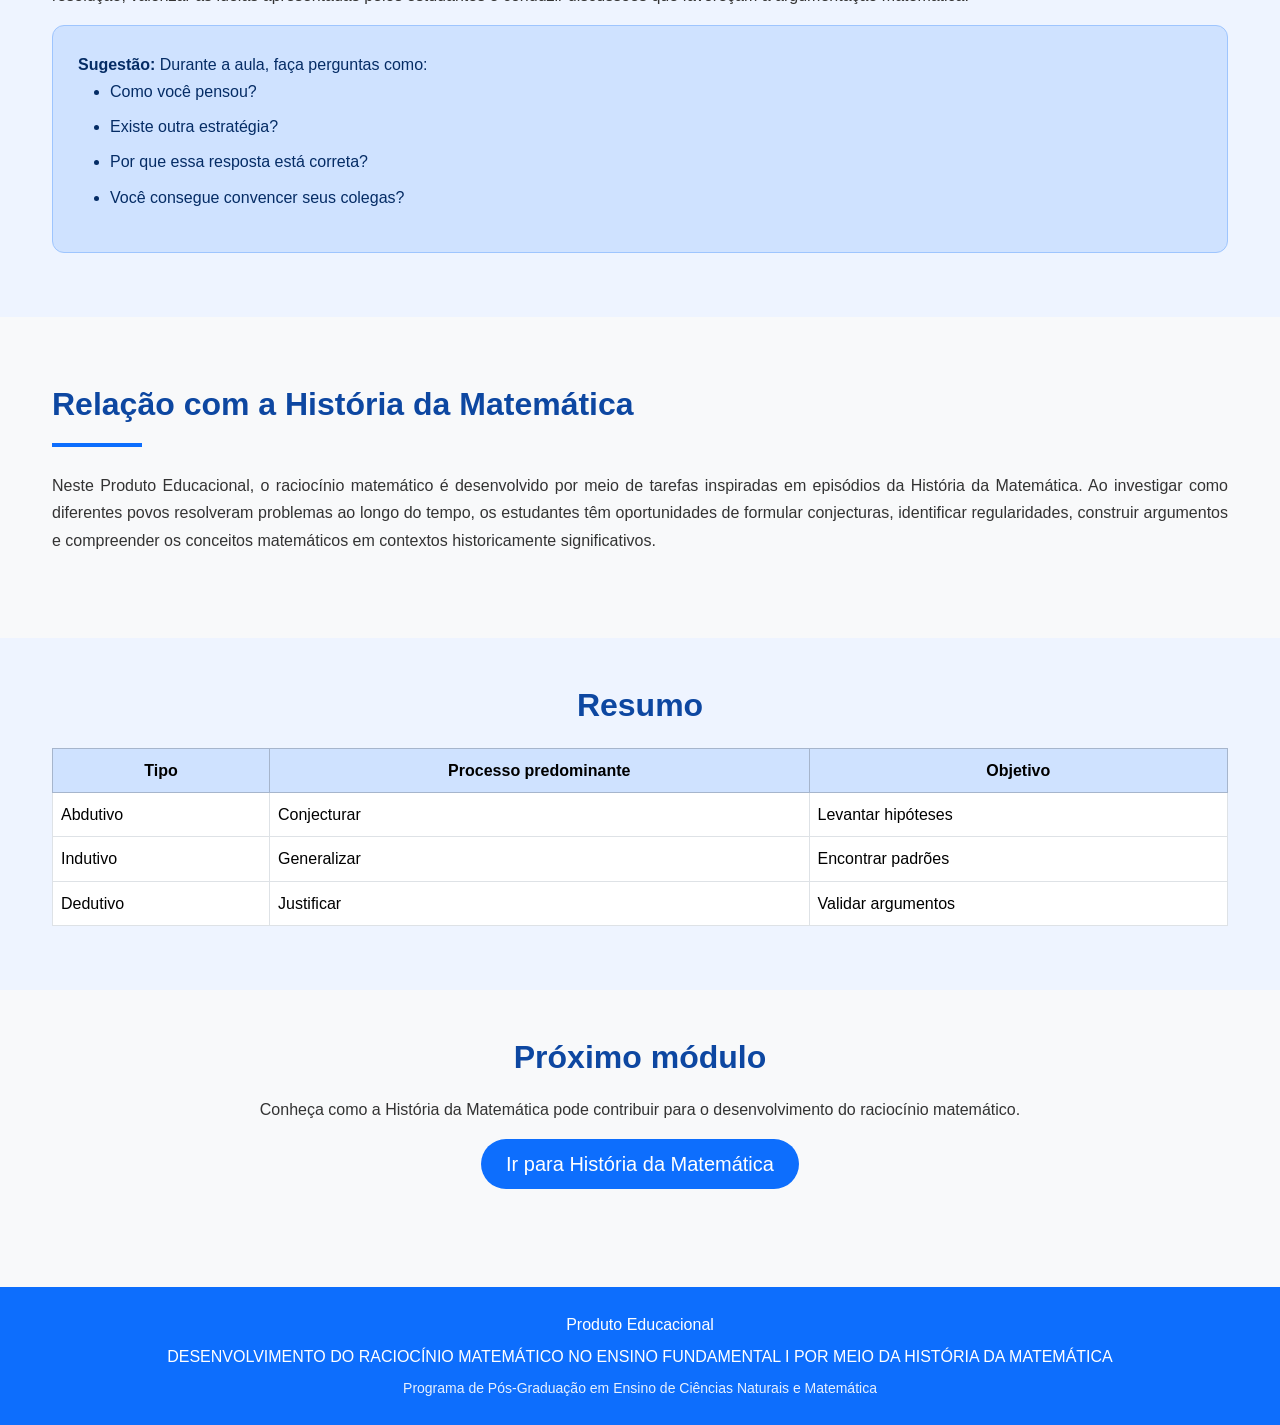
<file: raciocinio.html>
<!DOCTYPE html>
<html lang="pt-BR">

<head>

    <meta charset="UTF-8">

    <meta name="viewport" content="width=device-width, initial-scale=1.0">

    <title>Raciocínio Matemático</title>

    <!-- Bootstrap -->

    <link href="https://cdn.jsdelivr.net/npm/bootstrap@5.3.3/dist/css/bootstrap.min.css" rel="stylesheet">

    <!-- Font Awesome -->

    <link rel="stylesheet"
        href="https://cdnjs.cloudflare.com/ajax/libs/font-awesome/6.5.2/css/all.min.css">

    <!-- CSS -->

    <link rel="stylesheet" href="style.css">

</head>

<body>

<!-- MENU -->

<nav class="navbar navbar-expand-lg navbar-dark bg-primary shadow">

<div class="container">

<a class="navbar-brand fw-bold" href="index.html">

<i class="fa-solid fa-book-open"></i>

 RM e HM

</a>

<button class="navbar-toggler"

type="button"

data-bs-toggle="collapse"

data-bs-target="#menu">

<span class="navbar-toggler-icon"></span>

</button>

<div class="collapse navbar-collapse"

id="menu">

<ul class="navbar-nav ms-auto">

<li class="nav-item"><a class="nav-link" href="index.html">Início</a></li>

<li class="nav-item"><a class="nav-link" href="apresentacao.html">Apresentação</a></li>

<li class="nav-item"><a class="nav-link active" href="raciocinio.html">Raciocínio Matemático</a></li>

<li class="nav-item"><a class="nav-link" href="historia.html">História da Matemática</a></li>

<li class="nav-item"><a class="nav-link" href="aula-tres-fases.html">Aula em 3 Fases</a></li>

<li class="nav-item"><a class="nav-link" href="tarefas.html">Tarefas</a></li>

<li class="nav-item"><a class="nav-link" href="saiba-mais.html">Saiba Mais</a></li>

<li class="nav-item"><a class="nav-link" href="referencias.html">Referências</a></li>

</ul>

</div>

</div>

</nav>

<!-- CABEÇALHO -->

<header class="bg-light py-5">

<div class="container text-center">

<h1>

Raciocínio Matemático

</h1>

<p class="lead">

Compreender, argumentar, investigar e construir conhecimento matemático.

</p>

</div>

</header>

<!-- O QUE É -->

<section class="container my-5">

<h2>

O que é Raciocínio Matemático?

</h2>

<hr>

<p align="justify">

O raciocínio matemático pode ser compreendido como a capacidade de produzir novas informações a partir de conhecimentos já existentes, estabelecendo relações, identificando padrões, formulando conjecturas e construindo justificativas matemáticas. Dessa forma, o estudante deixa de apenas aplicar procedimentos para assumir um papel ativo na construção do conhecimento.

</p>

<p align="justify">

Nas aulas de Matemática, desenvolver o raciocínio matemático significa proporcionar situações em que os estudantes possam explorar diferentes estratégias, discutir ideias, comparar soluções e justificar seus argumentos.

</p>

</section>

<!-- TIPOS -->

<section class="bg-light py-5">

<div class="container">

<h2 class="text-center mb-5">

Tipos de Raciocínio Matemático

</h2>

<div class="row">

<div class="col-md-4">

<div class="card shadow-sm h-100">

<div class="card-body">

<h4 class="text-primary">

<i class="fa-solid fa-lightbulb"></i>

Abdutivo

</h4>

<p>

Relaciona-se à formulação de hipóteses e conjecturas diante de uma situação ainda desconhecida.

</p>

</div>

</div>

</div>

<div class="col-md-4">

<div class="card shadow-sm h-100">

<div class="card-body">

<h4 class="text-success">

<i class="fa-solid fa-chart-line"></i>

Indutivo

</h4>

<p>

Ocorre quando o estudante identifica padrões, regularidades e elabora generalizações.

</p>

</div>

</div>

</div>

<div class="col-md-4">

<div class="card shadow-sm h-100">

<div class="card-body">

<h4 class="text-danger">

<i class="fa-solid fa-scale-balanced"></i>

Dedutivo

</h4>

<p>

Permite justificar matematicamente uma conclusão utilizando propriedades, definições e argumentos lógicos.

</p>

</div>

</div>

</div>

</div>

</div>

</section>

<!-- PROCESSOS -->

<section class="container my-5">

<h2>

Processos do Raciocínio Matemático

</h2>

<hr>

<div class="row">

<div class="col-md-4">

<div class="card border-primary">

<div class="card-body">

<h4>

Conjecturar

</h4>

<p>

Levantar hipóteses e prever possíveis estratégias para resolver uma situação.

</p>

</div>

</div>

</div>

<div class="col-md-4">

<div class="card border-success">

<div class="card-body">

<h4>

Generalizar

</h4>

<p>

Reconhecer padrões e ampliar resultados para novas situações.

</p>

</div>

</div>

</div>

<div class="col-md-4">

<div class="card border-danger">

<div class="card-body">

<h4>

Justificar

</h4>

<p>

Explicar por que uma resposta é válida utilizando argumentos matemáticos.

</p>

</div>

</div>

</div>

</div>

</section>

<!-- PROFESSOR -->

<section class="bg-light py-5">

<div class="container">

<h2>

O papel do professor

</h2>

<hr>

<p align="justify">

O professor desempenha um papel fundamental na promoção do raciocínio matemático ao propor tarefas desafiadoras, incentivar diferentes estratégias de resolução, valorizar as ideias apresentadas pelos estudantes e conduzir discussões que favoreçam a argumentação matemática.

</p>

<div class="alert alert-primary">

<strong>Sugestão:</strong>

Durante a aula, faça perguntas como:

<ul>

<li>Como você pensou?</li>

<li>Existe outra estratégia?</li>

<li>Por que essa resposta está correta?</li>

<li>Você consegue convencer seus colegas?</li>

</ul>

</div>

</div>

</section>

<!-- HISTÓRIA DA MATEMÁTICA -->

<section class="container my-5">

<h2>

Relação com a História da Matemática

</h2>

<hr>

<p align="justify">

Neste Produto Educacional, o raciocínio matemático é desenvolvido por meio de tarefas inspiradas em episódios da História da Matemática. Ao investigar como diferentes povos resolveram problemas ao longo do tempo, os estudantes têm oportunidades de formular conjecturas, identificar regularidades, construir argumentos e compreender os conceitos matemáticos em contextos historicamente significativos.

</p>

</section>

<!-- RESUMO -->

<section class="bg-light py-5">

<div class="container">

<h2 class="text-center mb-4">

Resumo

</h2>

<div class="table-responsive">

<table class="table table-bordered">

<thead class="table-primary">

<tr>

<th>Tipo</th>

<th>Processo predominante</th>

<th>Objetivo</th>

</tr>

</thead>

<tbody>

<tr>

<td>Abdutivo</td>

<td>Conjecturar</td>

<td>Levantar hipóteses</td>

</tr>

<tr>

<td>Indutivo</td>

<td>Generalizar</td>

<td>Encontrar padrões</td>

</tr>

<tr>

<td>Dedutivo</td>

<td>Justificar</td>

<td>Validar argumentos</td>

</tr>

</tbody>

</table>

</div>

</div>

</section>

<!-- BOTÃO -->

<section class="container text-center py-5">

<h2>

Próximo módulo

</h2>

<p>

Conheça como a História da Matemática pode contribuir para o desenvolvimento do raciocínio matemático.

</p>

<a href="historia.html"

class="btn btn-primary btn-lg">

Ir para História da Matemática

</a>

</section>

<!-- RODAPÉ -->

<footer class="bg-primary text-white text-center py-4">

<p class="mb-1">

Produto Educacional

</p>

<p class="mb-1">

DESENVOLVIMENTO DO RACIOCÍNIO MATEMÁTICO NO ENSINO FUNDAMENTAL I POR MEIO DA HISTÓRIA DA MATEMÁTICA
    
</p>

<small>

Programa de Pós-Graduação em Ensino de Ciências Naturais e Matemática

</small>

</footer>

<script src="https://cdn.jsdelivr.net/npm/bootstrap@5.3.3/dist/js/bootstrap.bundle.min.js"></script>

</body>

</html>
</file>
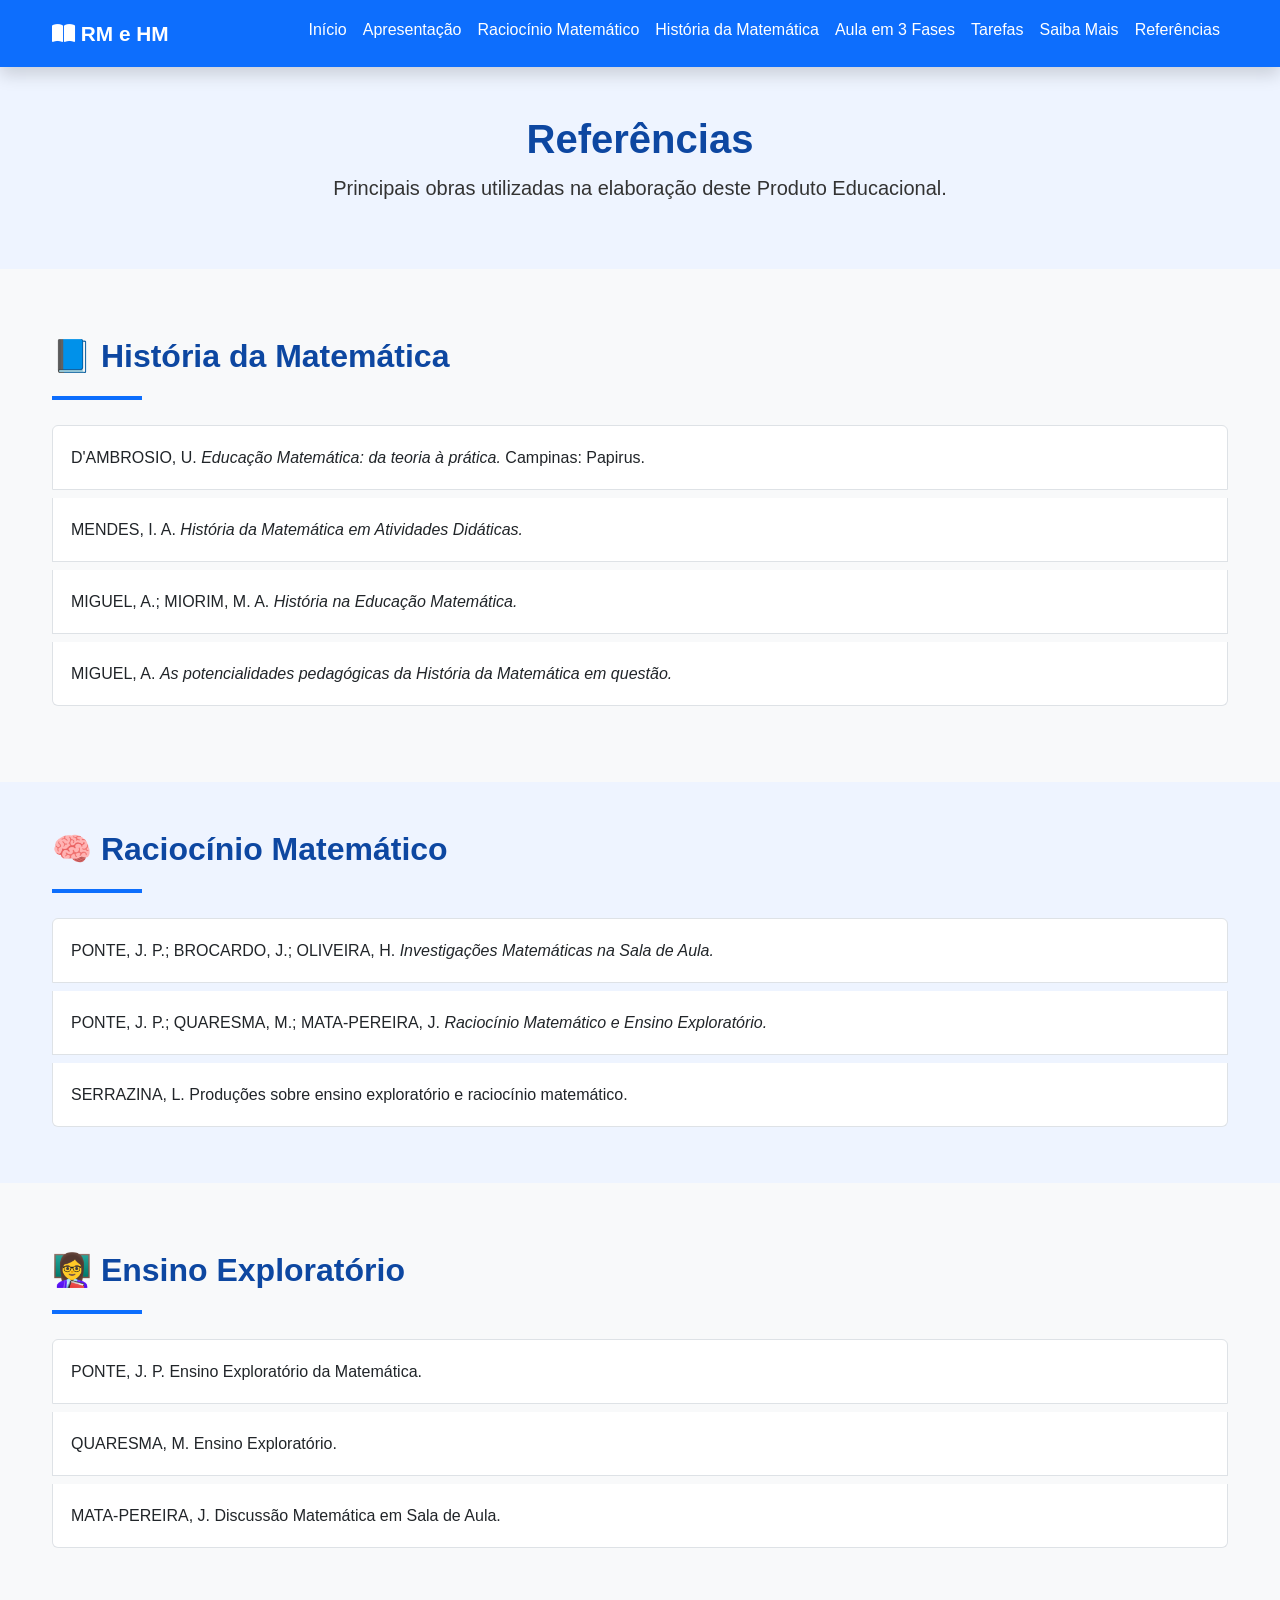
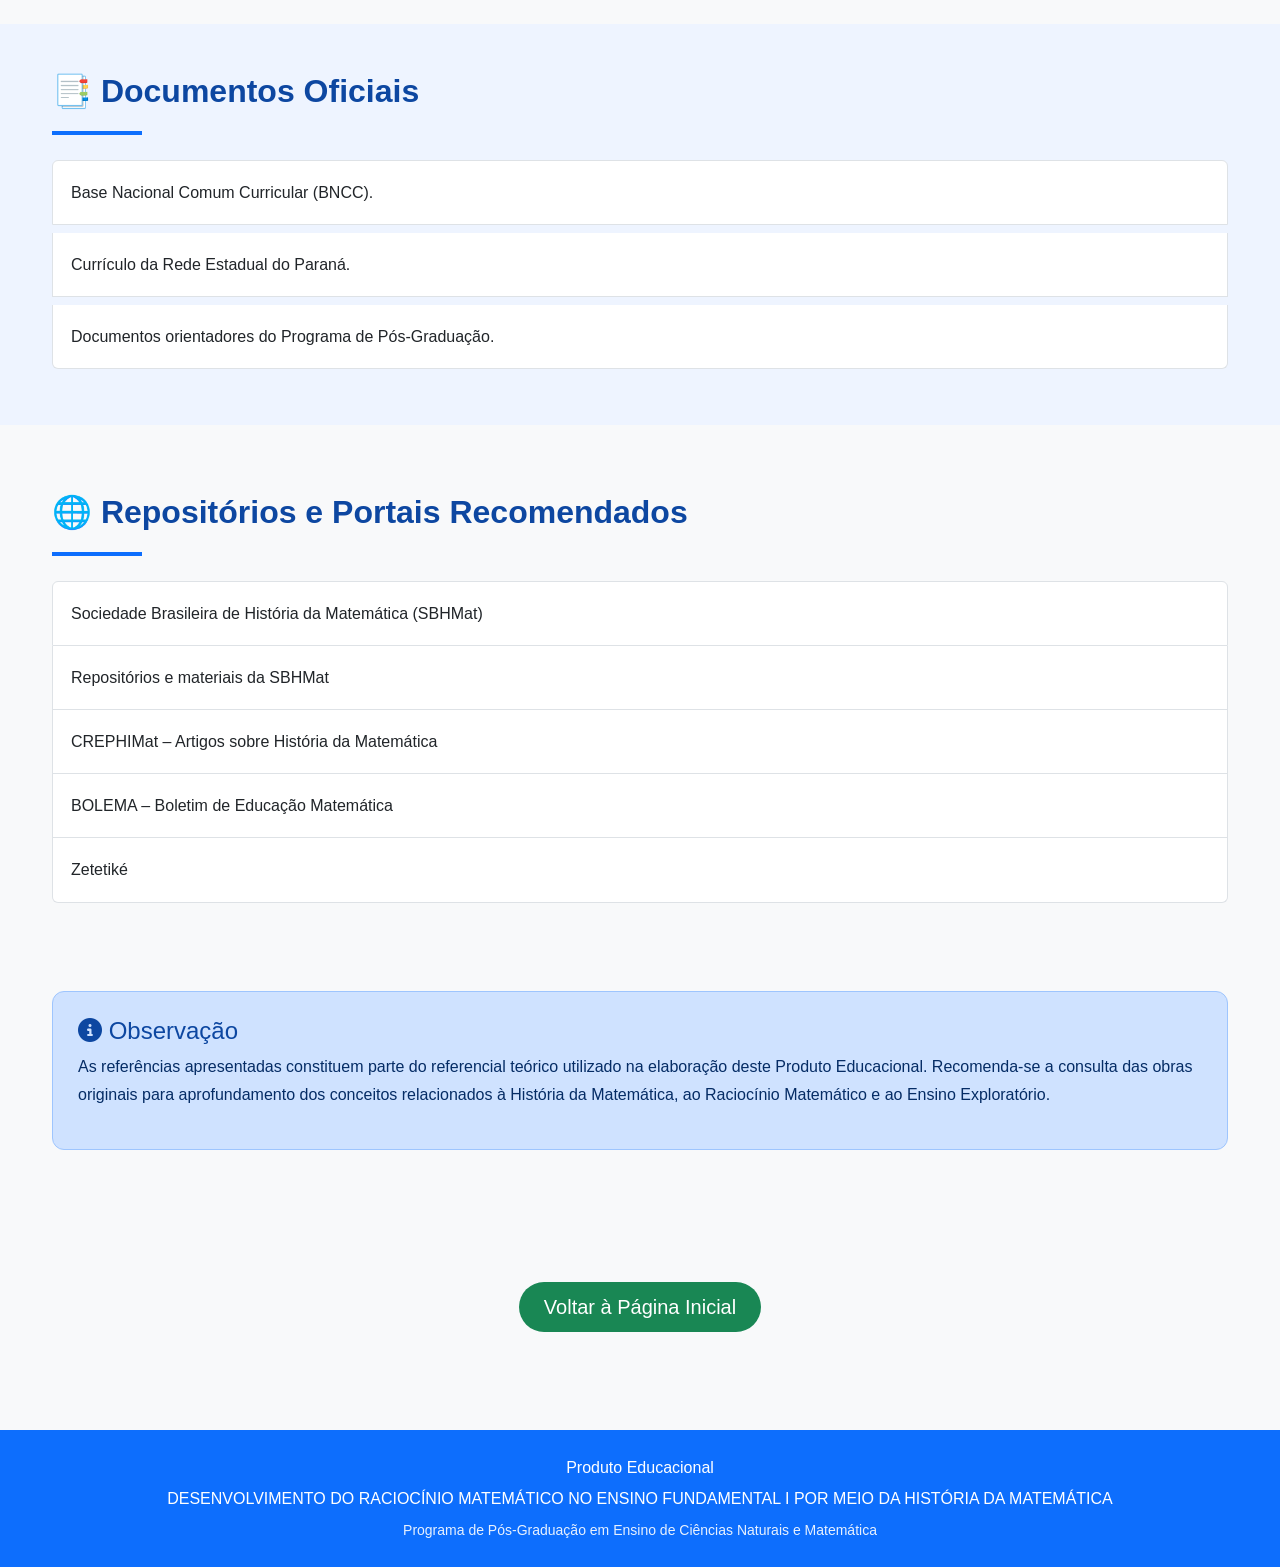
<file: referencias.html>
<!DOCTYPE html>
<html lang="pt-BR">

<head>

<meta charset="UTF-8">

<meta name="viewport" content="width=device-width, initial-scale=1.0">

<title>Referências</title>

<!-- Bootstrap -->

<link href="https://cdn.jsdelivr.net/npm/bootstrap@5.3.3/dist/css/bootstrap.min.css" rel="stylesheet">

<!-- Font Awesome -->

<link rel="stylesheet"
href="https://cdnjs.cloudflare.com/ajax/libs/font-awesome/6.5.2/css/all.min.css">

<link rel="stylesheet" href="style.css">

</head>

<body>

<!-- MENU -->

<nav class="navbar navbar-expand-lg navbar-dark bg-primary shadow">

<div class="container">

<a class="navbar-brand fw-bold" href="index.html">

<i class="fa-solid fa-book-open"></i>

 RM e HM

</a>

<button class="navbar-toggler"

type="button"

data-bs-toggle="collapse"

data-bs-target="#menu">

<span class="navbar-toggler-icon"></span>

</button>

<div class="collapse navbar-collapse"

id="menu">

<ul class="navbar-nav ms-auto">

<li class="nav-item"><a class="nav-link" href="index.html">Início</a></li>

<li class="nav-item"><a class="nav-link" href="apresentacao.html">Apresentação</a></li>

<li class="nav-item"><a class="nav-link" href="raciocinio.html">Raciocínio Matemático</a></li>

<li class="nav-item"><a class="nav-link" href="historia.html">História da Matemática</a></li>

<li class="nav-item"><a class="nav-link" href="aula-tres-fases.html">Aula em 3 Fases</a></li>

<li class="nav-item"><a class="nav-link" href="tarefas.html">Tarefas</a></li>

<li class="nav-item"><a class="nav-link" href="saiba-mais.html">Saiba Mais</a></li>

<li class="nav-item"><a class="nav-link active" href="referencias.html">Referências</a></li>

</ul>

</div>

</div>

</nav>

<!-- CABEÇALHO -->

<header class="bg-light py-5">

<div class="container text-center">

<h1>

Referências

</h1>

<p class="lead">

Principais obras utilizadas na elaboração deste Produto Educacional.

</p>

</div>

</header>

<!-- HISTÓRIA DA MATEMÁTICA -->

<section class="container my-5">

<h2>

📘 História da Matemática

</h2>

<hr>

<ul class="list-group">

<li class="list-group-item">

D'AMBROSIO, U. <i>Educação Matemática: da teoria à prática.</i>
Campinas: Papirus.

</li>

<li class="list-group-item">

MENDES, I. A.
<i>História da Matemática em Atividades Didáticas.</i>

</li>

<li class="list-group-item">

MIGUEL, A.; MIORIM, M. A.
<i>História na Educação Matemática.</i>

</li>

<li class="list-group-item">

MIGUEL, A.
<i>As potencialidades pedagógicas da História da Matemática em questão.</i>

</li>

</ul>

</section>

<!-- RACIOCÍNIO -->

<section class="bg-light py-5">

<div class="container">

<h2>

🧠 Raciocínio Matemático

</h2>

<hr>

<ul class="list-group">

<li class="list-group-item">

PONTE, J. P.; BROCARDO, J.; OLIVEIRA, H.
<i>Investigações Matemáticas na Sala de Aula.</i>

</li>

<li class="list-group-item">

PONTE, J. P.;
QUARESMA, M.;
MATA-PEREIRA, J.

<i>Raciocínio Matemático e Ensino Exploratório.</i>

</li>

<li class="list-group-item">

SERRAZINA, L.

Produções sobre ensino exploratório e raciocínio matemático.

</li>

</ul>

</div>

</section>

<!-- ENSINO -->

<section class="container my-5">

<h2>

👩‍🏫 Ensino Exploratório

</h2>

<hr>

<ul class="list-group">

<li class="list-group-item">

PONTE, J. P.

Ensino Exploratório da Matemática.

</li>

<li class="list-group-item">

QUARESMA, M.

Ensino Exploratório.

</li>

<li class="list-group-item">

MATA-PEREIRA, J.

Discussão Matemática em Sala de Aula.

</li>

</ul>

</section>

<!-- DOCUMENTOS -->

<section class="bg-light py-5">

<div class="container">

<h2>

📑 Documentos Oficiais

</h2>

<hr>

<ul class="list-group">

<li class="list-group-item">

Base Nacional Comum Curricular (BNCC).

</li>

<li class="list-group-item">

Currículo da Rede Estadual do Paraná.

</li>

<li class="list-group-item">

Documentos orientadores do Programa de Pós-Graduação.

</li>

</ul>

</div>

</section>

<!-- REPOSITÓRIOS -->

<section class="container my-5">

<h2>

🌐 Repositórios e Portais Recomendados

</h2>

<hr>

<div class="list-group">

<a href="https://www.sbhmat.org/"
target="_blank"
class="list-group-item list-group-item-action">

Sociedade Brasileira de História da Matemática (SBHMat)

</a>

<a href="https://www.sbhmat.org/conteudo/view?ID_CONTEUDO=388"
target="_blank"
class="list-group-item list-group-item-action">

Repositórios e materiais da SBHMat

</a>

<a href="https://crephimat.com.br/artigos"
target="_blank"
class="list-group-item list-group-item-action">

CREPHIMat – Artigos sobre História da Matemática

</a>

<a href="https://www.scielo.br/j/bolema/"
target="_blank"
class="list-group-item list-group-item-action">

BOLEMA – Boletim de Educação Matemática

</a>

<a href="https://periodicos.sbu.unicamp.br/ojs/index.php/zetetike"
target="_blank"
class="list-group-item list-group-item-action">

Zetetiké

</a>

</div>

</section>

<!-- MENSAGEM -->

<section class="container my-5">

<div class="alert alert-primary">

<h4>

<i class="fa-solid fa-circle-info"></i>

Observação

</h4>

<p>

As referências apresentadas constituem parte do referencial teórico utilizado
na elaboração deste Produto Educacional. Recomenda-se a consulta das obras
originais para aprofundamento dos conceitos relacionados à História da
Matemática, ao Raciocínio Matemático e ao Ensino Exploratório.

</p>

</div>

</section>

<!-- VOLTAR -->

<section class="container text-center py-5">

<a href="index.html"

class="btn btn-success btn-lg">

Voltar à Página Inicial

</a>

</section>

<!-- RODAPÉ -->

<footer class="bg-primary text-white text-center py-4">

<p class="mb-1">

Produto Educacional

</p>

<p class="mb-1">

DESENVOLVIMENTO DO RACIOCÍNIO MATEMÁTICO NO ENSINO FUNDAMENTAL I POR MEIO DA HISTÓRIA DA MATEMÁTICA
    
</p>

<small>

Programa de Pós-Graduação em Ensino de Ciências Naturais e Matemática

</small>

</footer>

<script src="https://cdn.jsdelivr.net/npm/bootstrap@5.3.3/dist/js/bootstrap.bundle.min.js"></script>

</body>

</html>
</file>
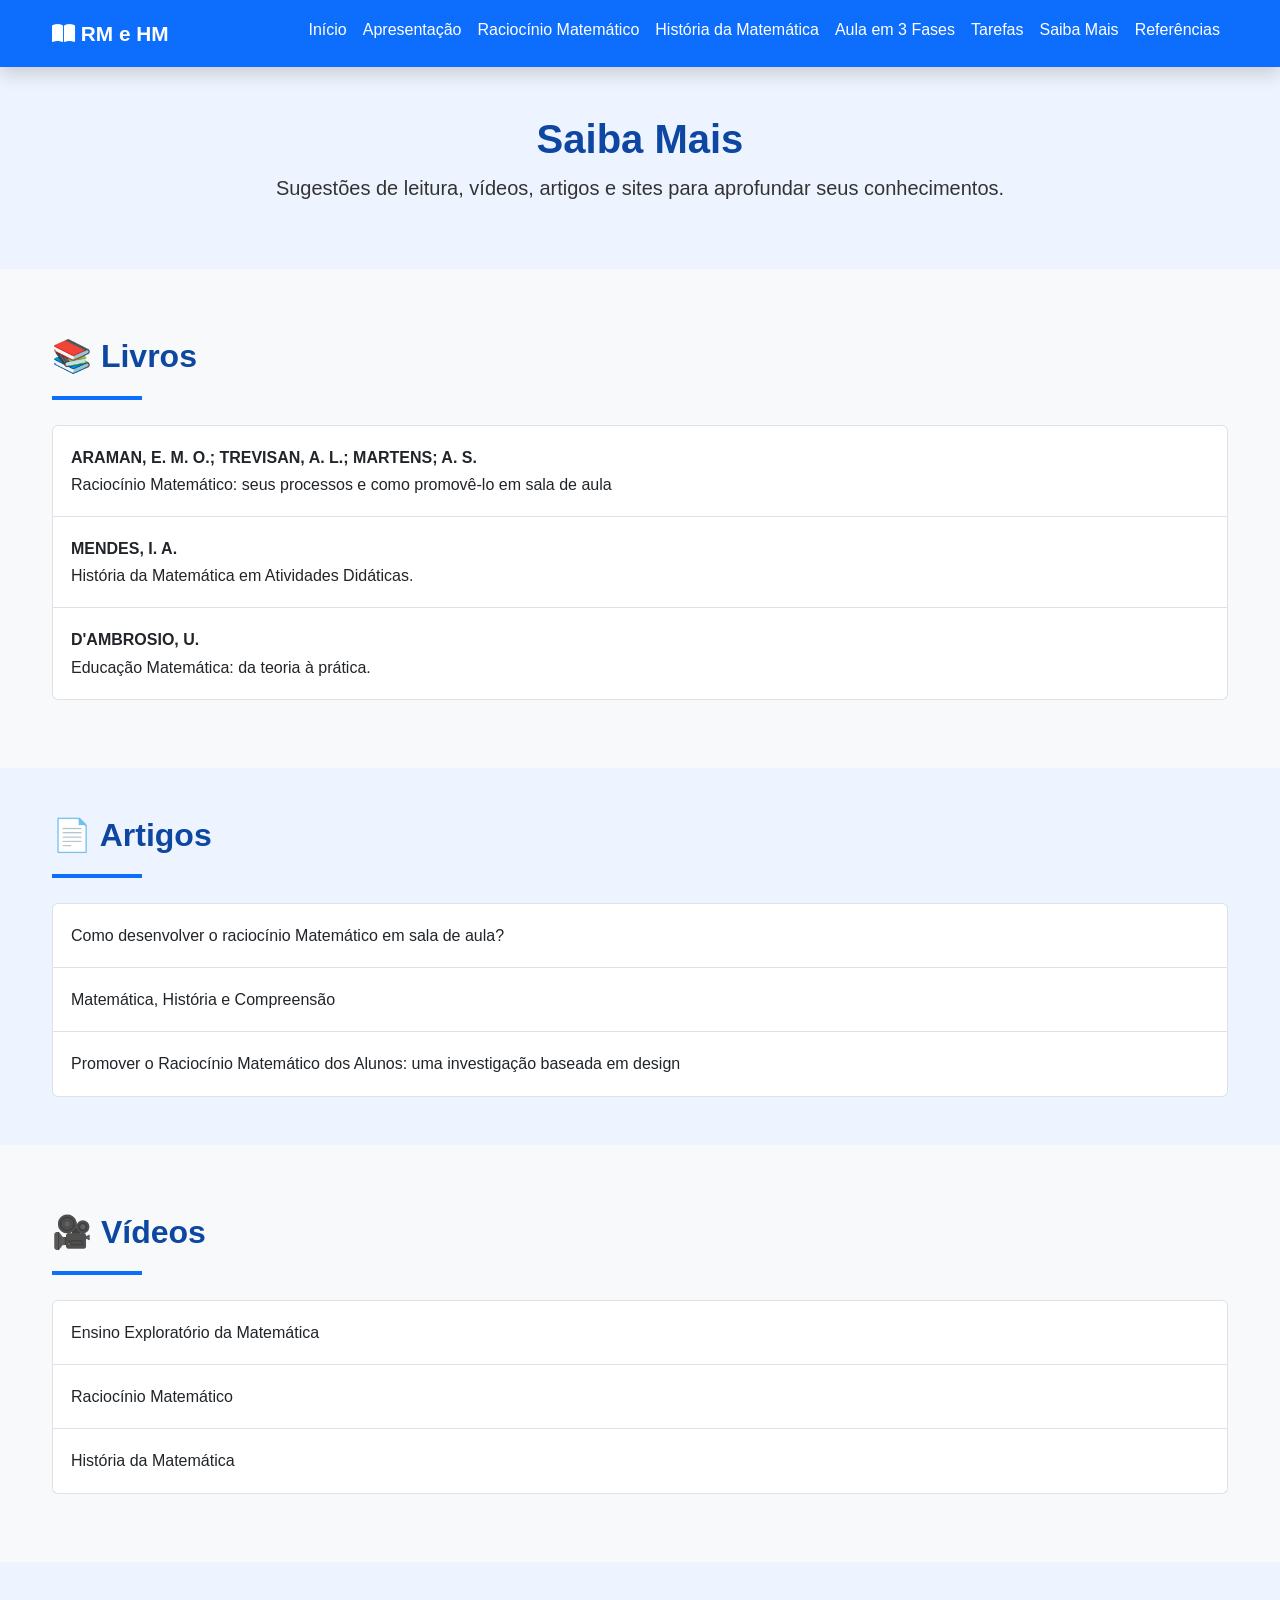
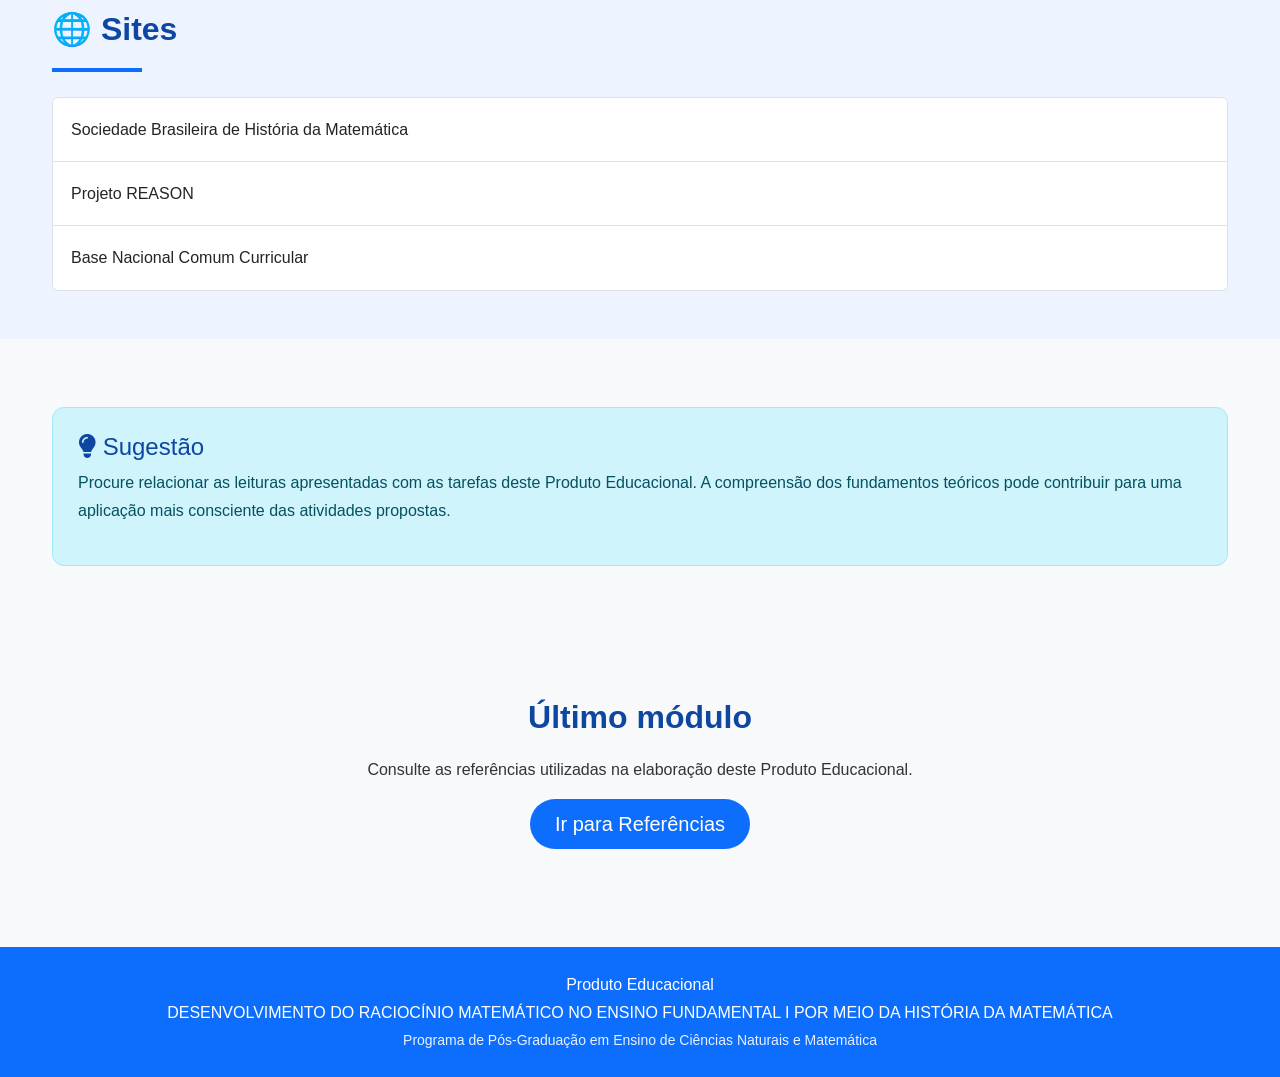
<file: saiba-mais.html>
<!DOCTYPE html>
<html lang="pt-BR">

<head>

<meta charset="UTF-8">

<meta name="viewport" content="width=device-width, initial-scale=1.0">

<title>Saiba Mais</title>

<link href="https://cdn.jsdelivr.net/npm/bootstrap@5.3.3/dist/css/bootstrap.min.css" rel="stylesheet">

<link rel="stylesheet"
href="https://cdnjs.cloudflare.com/ajax/libs/font-awesome/6.5.2/css/all.min.css">

<link rel="stylesheet" href="style.css">

</head>

<body>

<!-- MENU -->

<nav class="navbar navbar-expand-lg navbar-dark bg-primary shadow">

<div class="container">

<a class="navbar-brand fw-bold" href="index.html">

<i class="fa-solid fa-book-open"></i>

 RM e HM

</a>

<button class="navbar-toggler"

type="button"

data-bs-toggle="collapse"

data-bs-target="#menu">

<span class="navbar-toggler-icon"></span>

</button>

<div class="collapse navbar-collapse"

id="menu">

<ul class="navbar-nav ms-auto">

<li class="nav-item"><a class="nav-link" href="index.html">Início</a></li>

<li class="nav-item"><a class="nav-link" href="apresentacao.html">Apresentação</a></li>

<li class="nav-item"><a class="nav-link" href="raciocinio.html">Raciocínio Matemático</a></li>

<li class="nav-item"><a class="nav-link" href="historia.html">História da Matemática</a></li>

<li class="nav-item"><a class="nav-link" href="aula-tres-fases.html">Aula em 3 Fases</a></li>

<li class="nav-item"><a class="nav-link" href="tarefas.html">Tarefas</a></li>

<li class="nav-item"><a class="nav-link active" href="saiba-mais.html">Saiba Mais</a></li>

<li class="nav-item"><a class="nav-link" href="referencias.html">Referências</a></li>

</ul>

</div>

</div>

</nav>

<!-- CABEÇALHO -->

<header class="bg-light py-5">

<div class="container text-center">

<h1>

Saiba Mais

</h1>

<p class="lead">

Sugestões de leitura, vídeos, artigos e sites para aprofundar seus conhecimentos.

</p>

</div>

</header>

<!-- LIVROS -->

<section class="container my-5">

<h2>

📚 Livros

</h2>

<hr>

<div class="list-group">
    
</a>
    
<a href="https://editora.sbembrasil.org.br/index.php/ebooks/issue/view/5/5" class="list-group-item list-group-item-action">

<b>ARAMAN, E. M. O.; TREVISAN, A. L.; MARTENS; A. S.</b><br>

Raciocínio Matemático: seus processos e como promovê-lo em sala de aula

</a>

<a href="https://www.sbembrasil.org.br/files/historia_nas_aulas_de_matematica.pdf" class="list-group-item list-group-item-action">

<b>MENDES, I. A.</b><br>

História da Matemática em Atividades Didáticas.

</a>

<a href="https://pt.slideshare.net/slideshow/educao-matemtica-da-teoria-prtica-ubiratan-dambrosio/66112020" class="list-group-item list-group-item-action">

<b>D'AMBROSIO, U.</b><br>

Educação Matemática: da teoria à prática.

</a>

</div>

</section>

<!-- ARTIGOS -->

<section class="bg-light py-5">

<div class="container">

<h2>

📄 Artigos

</h2>

<hr>

<div class="list-group">

<a href="https://em.apm.pt/index.php/em/article/view/2622/2666"

target="_blank"

class="list-group-item list-group-item-action">

Como desenvolver o raciocínio Matemático em sala de aula?

</a>

<a href="https://periodicos.uepa.br/index.php/cocar/article/view/77"

target="_blank"

class="list-group-item list-group-item-action">

Matemática, História e Compreensão

</a>

<a href="https://www.scielo.br/j/bolema/a/JbLWRnZGLJmBYCNYRm4P76J/?lang=pt"

target="_blank"

class="list-group-item list-group-item-action">

Promover o Raciocínio Matemático dos Alunos: uma investigação baseada em design

</a>

</div>

</div>

</section>

<!-- VÍDEOS -->

<section class="container my-5">

<h2>

🎥 Vídeos

</h2>

<hr>

<div class="list-group">

<a href="https://www.youtube.com/watch?v=M74LNWkNLKI"

target="_blank"

class="list-group-item list-group-item-action">

Ensino Exploratório da Matemática

</a>

<a href="https://www.youtube.com/watch?v=PUES2wyADUM"

target="_blank"

class="list-group-item list-group-item-action">

Raciocínio Matemático

</a>

<a href="https://www.youtube.com/watch?v=s_S1OxM-If4"

target="_blank"

class="list-group-item list-group-item-action">

História da Matemática

</a>

</div>

</section>

<!-- SITES -->

<section class="bg-light py-5">

<div class="container">

<h2>

🌐 Sites

</h2>

<hr>

<div class="list-group">

<a href="https://www.sbhmat.org"

target="_blank"

class="list-group-item list-group-item-action">

Sociedade Brasileira de História da Matemática

</a>

<a href="https://reason.ie.ulisboa.pt/"

target="_blank"

class="list-group-item list-group-item-action">

Projeto REASON

</a>

<a href="https://basenacionalcomum.mec.gov.br"

target="_blank"

class="list-group-item list-group-item-action">

Base Nacional Comum Curricular

</a>

</div>

</div>

</section>

<!-- SUGESTÕES -->

<section class="container my-5">

<div class="alert alert-info">

<h4>

<i class="fa-solid fa-lightbulb"></i>

Sugestão

</h4>

<p>

Procure relacionar as leituras apresentadas com as tarefas deste Produto Educacional. A compreensão dos fundamentos teóricos pode contribuir para uma aplicação mais consciente das atividades propostas.

</p>

</div>

</section>

<!-- BOTÃO -->

<section class="container text-center py-5">

<h2>

Último módulo

</h2>

<p>

Consulte as referências utilizadas na elaboração deste Produto Educacional.

</p>

<a href="referencias.html"

class="btn btn-primary btn-lg">

Ir para Referências

</a>

</section>

<!-- RODAPÉ -->

<footer class="bg-primary text-white text-center py-4">

<p>

Produto Educacional

</p>

<p>

DESENVOLVIMENTO DO RACIOCÍNIO MATEMÁTICO NO ENSINO FUNDAMENTAL I POR MEIO DA HISTÓRIA DA MATEMÁTICA
    
</p>

<small>

Programa de Pós-Graduação em Ensino de Ciências Naturais e Matemática

</p>

</footer>

<script src="https://cdn.jsdelivr.net/npm/bootstrap@5.3.3/dist/js/bootstrap.bundle.min.js"></script>

</body>

</html>
</file>
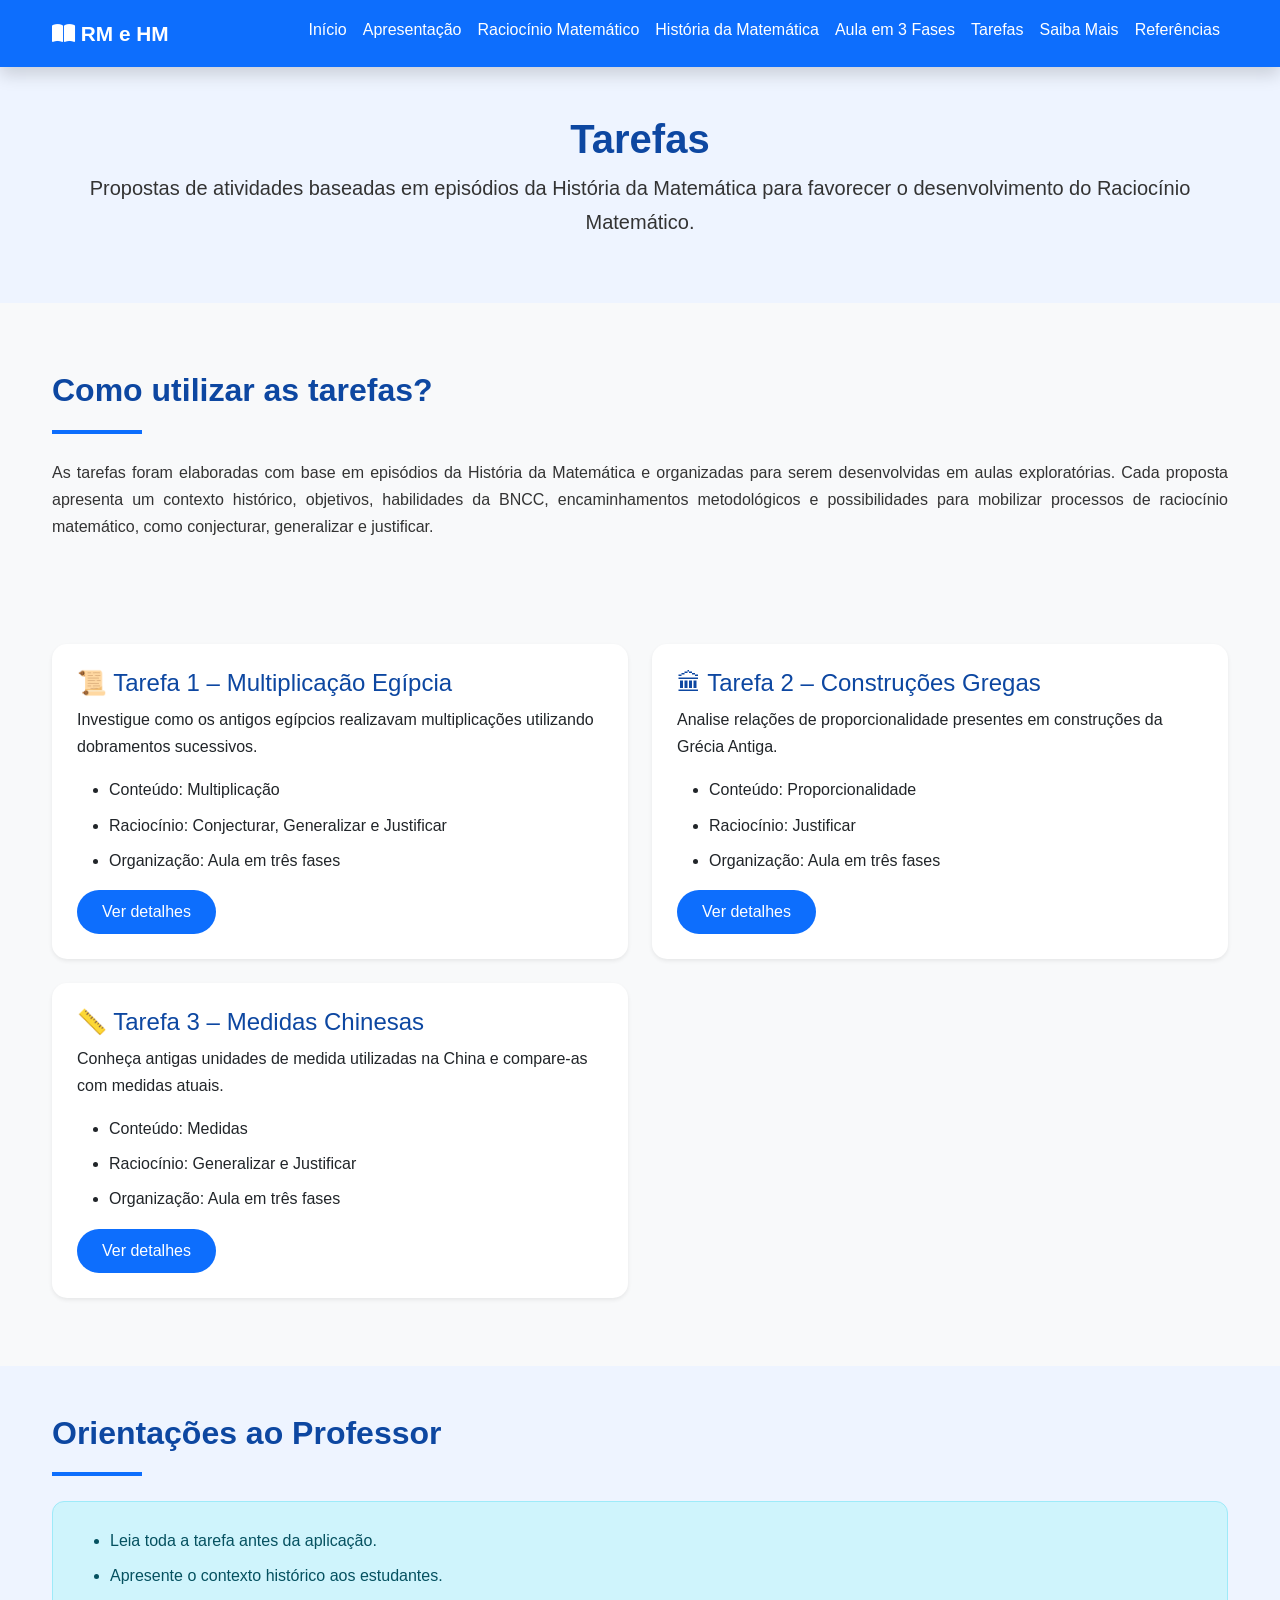
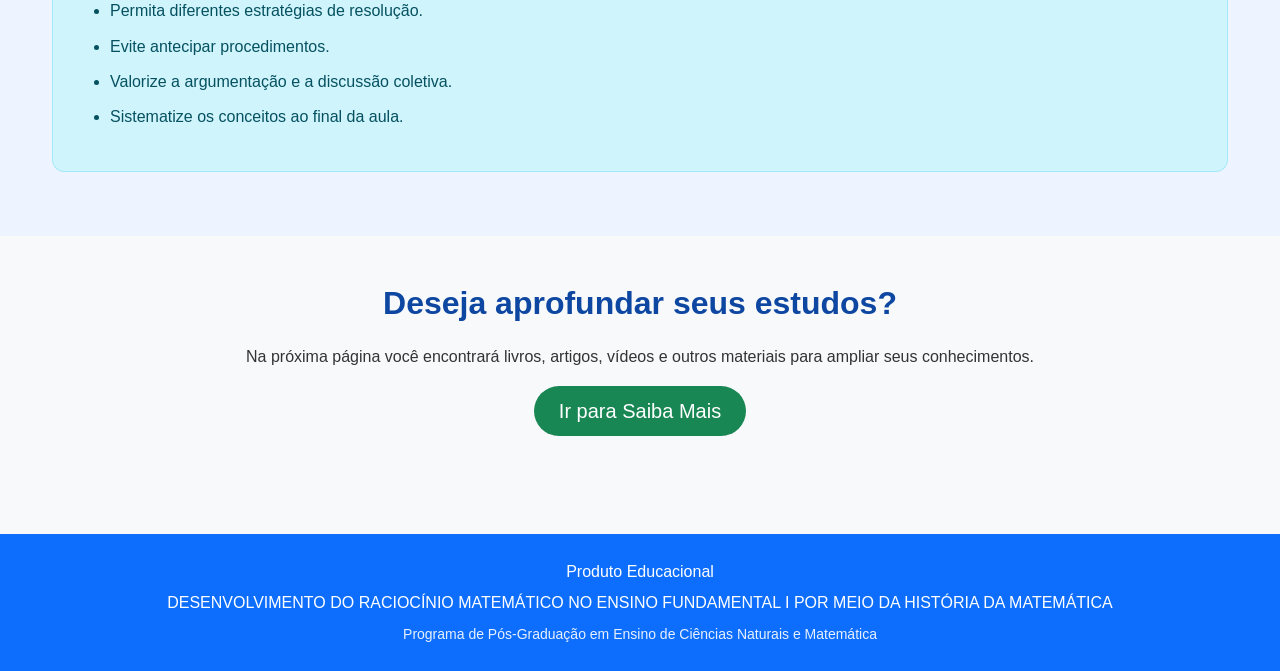
<file: tarefas.html>
<!DOCTYPE html>
<html lang="pt-BR">

<head>

    <meta charset="UTF-8">
    <meta name="viewport" content="width=device-width, initial-scale=1.0">

    <title>Tarefas</title>

    <!-- Bootstrap -->

    <link href="https://cdn.jsdelivr.net/npm/bootstrap@5.3.3/dist/css/bootstrap.min.css" rel="stylesheet">

    <!-- Font Awesome -->

    <link rel="stylesheet"
        href="https://cdnjs.cloudflare.com/ajax/libs/font-awesome/6.5.2/css/all.min.css">

    <!-- CSS -->

    <link rel="stylesheet" href="style.css">

</head>

<body>

<!-- MENU -->

<nav class="navbar navbar-expand-lg navbar-dark bg-primary shadow">

<div class="container">

<a class="navbar-brand fw-bold" href="index.html">

<i class="fa-solid fa-book-open"></i>

 RM e HM

</a>

<button class="navbar-toggler"

type="button"

data-bs-toggle="collapse"

data-bs-target="#menu">

<span class="navbar-toggler-icon"></span>

</button>

<div class="collapse navbar-collapse" id="menu">

<ul class="navbar-nav ms-auto">

<li class="nav-item"><a class="nav-link" href="index.html">Início</a></li>

<li class="nav-item"><a class="nav-link" href="apresentacao.html">Apresentação</a></li>

<li class="nav-item"><a class="nav-link" href="raciocinio.html">Raciocínio Matemático</a></li>

<li class="nav-item"><a class="nav-link" href="historia.html">História da Matemática</a></li>

<li class="nav-item"><a class="nav-link" href="aula-tres-fases.html">Aula em 3 Fases</a></li>

<li class="nav-item"><a class="nav-link active" href="tarefas.html">Tarefas</a></li>

<li class="nav-item"><a class="nav-link" href="saiba-mais.html">Saiba Mais</a></li>

<li class="nav-item"><a class="nav-link" href="referencias.html">Referências</a></li>

</ul>

</div>

</div>

</nav>

<!-- CABEÇALHO -->

<header class="bg-light py-5">

<div class="container text-center">

<h1>

Tarefas

</h1>

<p class="lead">

Propostas de atividades baseadas em episódios da História da Matemática para favorecer o desenvolvimento do Raciocínio Matemático.

</p>

</div>

</header>

<!-- INTRODUÇÃO -->

<section class="container my-5">

<h2>

Como utilizar as tarefas?

</h2>

<hr>

<p align="justify">

As tarefas foram elaboradas com base em episódios da História da Matemática e organizadas para serem desenvolvidas em aulas exploratórias. Cada proposta apresenta um contexto histórico, objetivos, habilidades da BNCC, encaminhamentos metodológicos e possibilidades para mobilizar processos de raciocínio matemático, como conjecturar, generalizar e justificar.

</p>

</section>

<!-- TAREFAS -->

<section class="container my-5">

<div class="row g-4">

<!-- Tarefa 1 -->

<div class="col-md-6">

<div class="card shadow-sm h-100">

<div class="card-body">

<h4>

📜 Tarefa 1 – Multiplicação Egípcia

</h4>

<p>

Investigue como os antigos egípcios realizavam multiplicações utilizando dobramentos sucessivos.

</p>

<ul>

<li>Conteúdo: Multiplicação</li>

<li>Raciocínio: Conjecturar, Generalizar e Justificar</li>

<li>Organização: Aula em três fases</li>

</ul>

<a href="https://docs.google.com/document/d/1Sf8WB6jUWCjGmMc2X2b2POQvGP9R8B7WmqAP4ciJRTY/edit?usp=sharing"

     target="_blank"
    
class="btn btn-primary">

Ver detalhes

</a>

</div>

</div>

</div>

<!-- Tarefa 2 -->

<div class="col-md-6">

<div class="card shadow-sm h-100">

<div class="card-body">

<h4>

🏛 Tarefa 2 – Construções Gregas

</h4>

<p>

Analise relações de proporcionalidade presentes em construções da Grécia Antiga.

</p>

<ul>

<li>Conteúdo: Proporcionalidade</li>

<li>Raciocínio: Justificar</li>

<li>Organização: Aula em três fases</li>

</ul>

<a href="https://docs.google.com/document/d/1M9zPKMVOWzuDDiZMkC7zigLMG2JwLRze1-E0pTa9pCE/edit?usp=sharing"
 target="_blank"
class="btn btn-primary">

Ver detalhes

</a>

</div>

</div>

</div>


<!-- Tarefa 3 -->

<div class="col-md-6">

<div class="card shadow-sm h-100">

<div class="card-body">

<h4>

📏 Tarefa 3 – Medidas Chinesas

</h4>

<p>

Conheça antigas unidades de medida utilizadas na China e compare-as com medidas atuais.

</p>

<ul>

<li>Conteúdo: Medidas</li>

<li>Raciocínio: Generalizar e Justificar</li>

<li>Organização: Aula em três fases</li>

</ul>

<a href="https://docs.google.com/document/d/1jIejFIQVMyfHdUfISJFHthOYS5Ekf24PboiChyG9by4/edit?usp=sharing"
 target="_blank"
class="btn btn-primary">

Ver detalhes

</a>

</div>

</div>

</div>

</section>

<!-- ORIENTAÇÕES -->

<section class="bg-light py-5">

<div class="container">

<h2>

Orientações ao Professor

</h2>

<hr>

<div class="alert alert-info">

<ul>

<li>Leia toda a tarefa antes da aplicação.</li>

<li>Apresente o contexto histórico aos estudantes.</li>

<li>Permita diferentes estratégias de resolução.</li>

<li>Evite antecipar procedimentos.</li>

<li>Valorize a argumentação e a discussão coletiva.</li>

<li>Sistematize os conceitos ao final da aula.</li>

</ul>

</div>

</div>

</section>

<!-- BOTÃO -->

<section class="container text-center py-5">

<h2>

Deseja aprofundar seus estudos?

</h2>

<p>

Na próxima página você encontrará livros, artigos, vídeos e outros materiais para ampliar seus conhecimentos.

</p>

<a href="saiba-mais.html"

class="btn btn-success btn-lg">

Ir para Saiba Mais

</a>

</section>

<!-- RODAPÉ -->

<footer class="bg-primary text-white text-center py-4">

<p class="mb-1">

Produto Educacional

</p>

<p class="mb-1">

DESENVOLVIMENTO DO RACIOCÍNIO MATEMÁTICO NO ENSINO FUNDAMENTAL I POR MEIO DA HISTÓRIA DA MATEMÁTICA
    
</p>

<small>

Programa de Pós-Graduação em Ensino de Ciências Naturais e Matemática
    
</small>

</footer>

<script src="https://cdn.jsdelivr.net/npm/bootstrap@5.3.3/dist/js/bootstrap.bundle.min.js"></script>

</body>

</html>
</file>
<file: style.css>
/* ==========================================================
   ESTILO GERAL
========================================================== */

body{

    font-family: Arial, Helvetica, sans-serif;

    background:#f8f9fa;

    color:#333;

    line-height:1.7;

}

/* ==========================================================
   MENU
========================================================== */

.navbar{

    background:#0d6efd !important;

}

.navbar-brand{

    font-size:1.3rem;

    font-weight:bold;

}

.nav-link{

    color:white !important;

    transition:.3s;

}

.nav-link:hover{

    color:#ffd54f !important;

}

/* ==========================================================
   CABEÇALHO
========================================================== */

header{

    background:#eef4ff;

}

header h1{

    font-weight:bold;

    color:#0d47a1;

}

header p{

    font-size:1.2rem;

}

/* ==========================================================
   TÍTULOS
========================================================== */

h2{

    color:#0d47a1;

    margin-bottom:20px;

    font-weight:bold;

}

h4{

    color:#0d47a1;

}

hr{

    width:90px;

    height:4px;

    background:#0d6efd;

    opacity:1;

    border:none;

    margin-bottom:25px;

}

/* ==========================================================
   CARDS
========================================================== */

.card{

    border:none;

    border-radius:15px;

    transition:.3s;

}

.card:hover{

    transform:translateY(-5px);

    box-shadow:0 10px 20px rgba(0,0,0,.15);

}

.card-body{

    padding:25px;

}

.card i{

    margin-bottom:15px;

}

/* ==========================================================
   TABELAS
========================================================== */

.table{

    background:white;

}

.table th{

    text-align:center;

}

.table td{

    vertical-align:middle;

}

/* ==========================================================
   LIST GROUP
========================================================== */

.list-group-item{

    padding:18px;

}

/* ==========================================================
   ALERTAS
========================================================== */

.alert{

    border-radius:12px;

    padding:25px;

}

/* ==========================================================
   BOTÕES
========================================================== */

.btn{

    border-radius:30px;

    padding:10px 25px;

}

.btn-primary{

    background:#0d6efd;

    border:none;

}

.btn-primary:hover{

    background:#0b5ed7;

}

.btn-success{

    border:none;

}

/* ==========================================================
   SEÇÕES
========================================================== */

section{

    padding-top:20px;

    padding-bottom:20px;

}

/* ==========================================================
   ÍCONES
========================================================== */

.fa-3x{

    margin-bottom:15px;

}

/* ==========================================================
   RODAPÉ
========================================================== */

footer{

    margin-top:50px;

}

footer p{

    margin:0;

}

footer small{

    opacity:.9;

}

/* ==========================================================
   IMAGENS
========================================================== */

img{

    max-width:100%;

    height:auto;

}

/* ==========================================================
   RESPONSIVO
========================================================== */

@media(max-width:768px){

header{

    text-align:center;

}

header h1{

    font-size:2rem;

}

.display-4{

    font-size:2rem;

}

.card{

    margin-bottom:20px;

}

h2{

    text-align:center;

}

}

/* ==========================================================
   ANIMAÇÃO SUAVE
========================================================== */

html{

    scroll-behavior:smooth;

}

/* ==========================================================
   CORES DAS CAIXAS
========================================================== */

.bg-light{

    background:#eef4ff !important;

}

/* ==========================================================
   LINKS
========================================================== */

a{

    text-decoration:none;

}

a:hover{

    text-decoration:none;

}

/* ==========================================================
   LISTAS
========================================================== */

ul li{

    margin-bottom:8px;

}

/* ==========================================================
   ESPAÇAMENTOS
========================================================== */

.container{

    max-width:1200px;

}

/* ==========================================================
BOTÃO VOLTAR AO TOPO
========================================================== */

#btnTopo{

    position:fixed;

    right:25px;

    bottom:25px;

    width:45px;

    height:45px;

    border:none;

    border-radius:50%;

    background:#0d6efd;

    color:white;

    font-size:22px;

    cursor:pointer;

    display:none;

    box-shadow:0 4px 10px rgba(0,0,0,.3);

    transition:.3s;

}

#btnTopo:hover{

    background:#084298;

}
</file>
